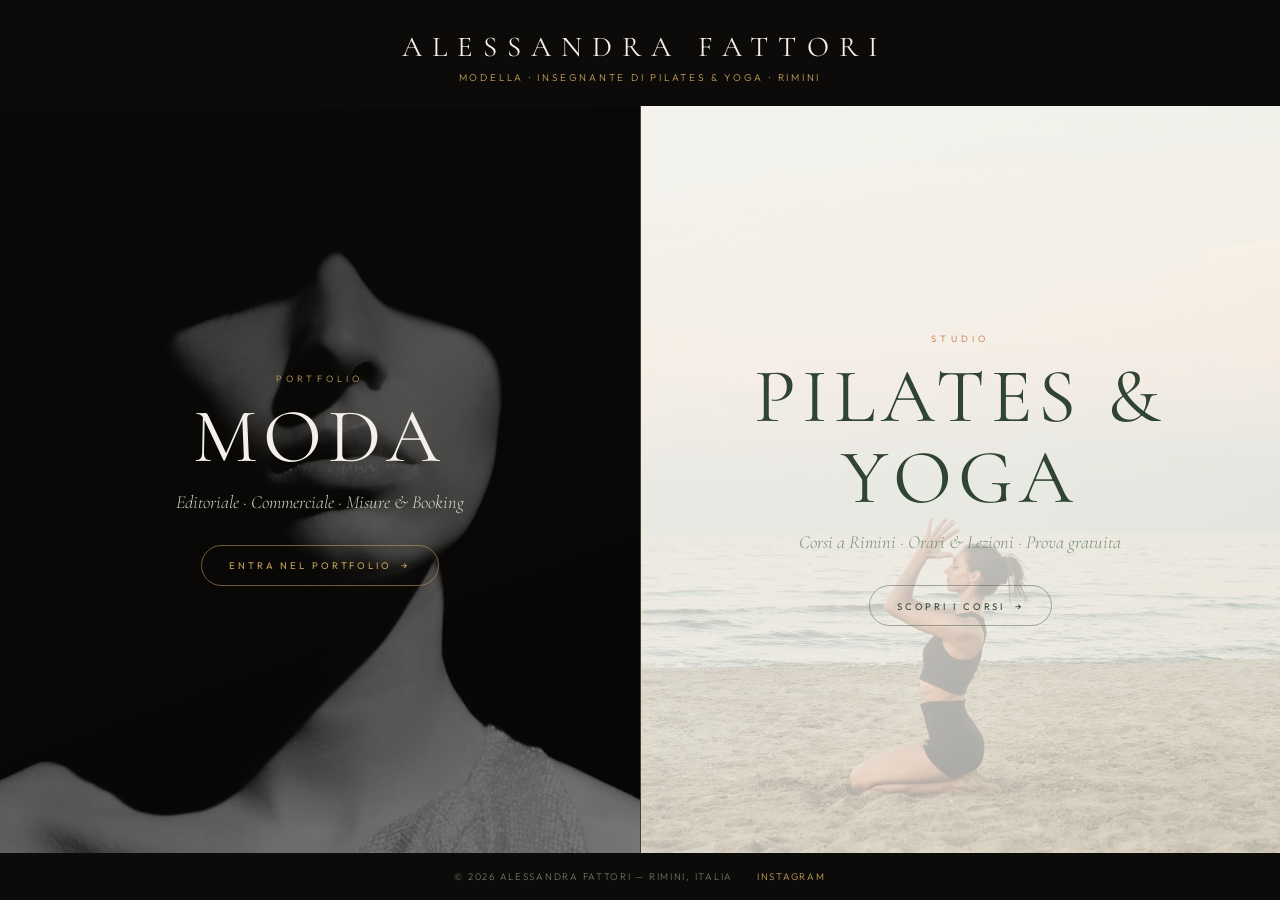
<file: index.html>
<!DOCTYPE html>
<html lang="it">

<head>
  <meta charset="UTF-8">
  <meta name="viewport" content="width=device-width, initial-scale=1.0">
  <title>Alessandra Fattori | Modella & Lezioni di Pilates e Yoga a Rimini</title>
  <meta name="description"
    content="Alessandra Fattori: modella professionista e insegnante di Pilates e Yoga a Rimini. Sfoglia il portfolio moda o scopri corsi, orari e prenotazioni delle lezioni.">
  <link rel="canonical" href="https://alessandrafattori.it/">
  <meta name="theme-color" content="#0c0b09">

  <!-- Open Graph / Social -->
  <meta property="og:type" content="website">
  <meta property="og:locale" content="it_IT">
  <meta property="og:url" content="https://alessandrafattori.it/">
  <meta property="og:title" content="Alessandra Fattori | Modella & Pilates e Yoga a Rimini">
  <meta property="og:description"
    content="Un profilo, due anime: portfolio moda e lezioni di Pilates e Yoga a Rimini. Scegli il tuo percorso.">
  <meta property="og:image" content="https://alessandrafattori.it/assets/fashion/hero/7.webp">
  <meta name="twitter:card" content="summary_large_image">

  <link rel="icon"
    href="data:image/svg+xml,%3Csvg xmlns='http://www.w3.org/2000/svg' viewBox='0 0 64 64'%3E%3Crect width='64' height='64' rx='14' fill='%230c0b09'/%3E%3Ctext x='32' y='42' font-family='Georgia,serif' font-size='30' fill='%23c6a15b' text-anchor='middle'%3EAF%3C/text%3E%3C/svg%3E">

  <link rel="preconnect" href="https://fonts.googleapis.com">
  <link rel="preconnect" href="https://fonts.gstatic.com" crossorigin>
  <link
    href="https://fonts.googleapis.com/css2?family=Cormorant+Garamond:ital,wght@0,300;0,400;0,500;1,300;1,400&family=Outfit:wght@200;300;400;500&display=swap"
    rel="stylesheet">
  <link rel="stylesheet" href="style.css">

  <script type="application/ld+json">
  {
    "@context": "https://schema.org",
    "@graph": [
      {
        "@type": "WebSite",
        "@id": "https://alessandrafattori.it/#website",
        "url": "https://alessandrafattori.it/",
        "name": "Alessandra Fattori",
        "inLanguage": "it-IT"
      },
      {
        "@type": "Person",
        "@id": "https://alessandrafattori.it/#person",
        "name": "Alessandra Fattori",
        "url": "https://alessandrafattori.it/",
        "jobTitle": ["Modella", "Insegnante di Pilates e Yoga"],
        "knowsLanguage": ["it", "en"],
        "homeLocation": {
          "@type": "Place",
          "address": {
            "@type": "PostalAddress",
            "addressLocality": "Rimini",
            "addressRegion": "Emilia-Romagna",
            "addressCountry": "IT"
          }
        },
        "sameAs": ["https://www.instagram.com/alessandrafattori_/"]
      }
    ]
  }
  </script>
</head>

<body>

  <header class="brand">
    <h1 class="brand-name">Alessandra Fattori</h1>
    <p class="brand-tagline">Modella &middot; Insegnante di Pilates &amp; Yoga &middot; Rimini</p>
  </header>

  <main class="split" aria-label="Scegli la sezione">

    <!-- Moda -->
    <a href="fashion/index.html" class="panel panel--fashion">
      <span class="panel-bg" role="presentation"></span>
      <span class="panel-veil" role="presentation"></span>
      <span class="panel-content">
        <span class="panel-kicker">Portfolio</span>
        <span class="panel-title">Moda</span>
        <span class="panel-sub">Editoriale &middot; Commerciale &middot; Misure &amp; Booking</span>
        <span class="panel-cta">Entra nel portfolio<span class="panel-cta-arrow" aria-hidden="true">&rarr;</span></span>
      </span>
    </a>

    <!-- Pilates & Yoga -->
    <a href="wellness/index.html" class="panel panel--wellness">
      <span class="panel-bg" role="presentation"></span>
      <span class="panel-veil" role="presentation"></span>
      <span class="panel-content">
        <span class="panel-kicker">Studio</span>
        <span class="panel-title">Pilates &amp; Yoga</span>
        <span class="panel-sub">Corsi a Rimini &middot; Orari &amp; Lezioni &middot; Prova gratuita</span>
        <span class="panel-cta">Scopri i corsi<span class="panel-cta-arrow" aria-hidden="true">&rarr;</span></span>
      </span>
    </a>

  </main>

  <footer class="home-footer">
    <span>&copy; <span id="year">2026</span> Alessandra Fattori &mdash; Rimini, Italia</span>
    <a href="https://www.instagram.com/alessandrafattori_/" rel="noopener" target="_blank">Instagram</a>
  </footer>

  <script>
    document.getElementById('year').textContent = new Date().getFullYear();
  </script>
</body>

</html>
</file>
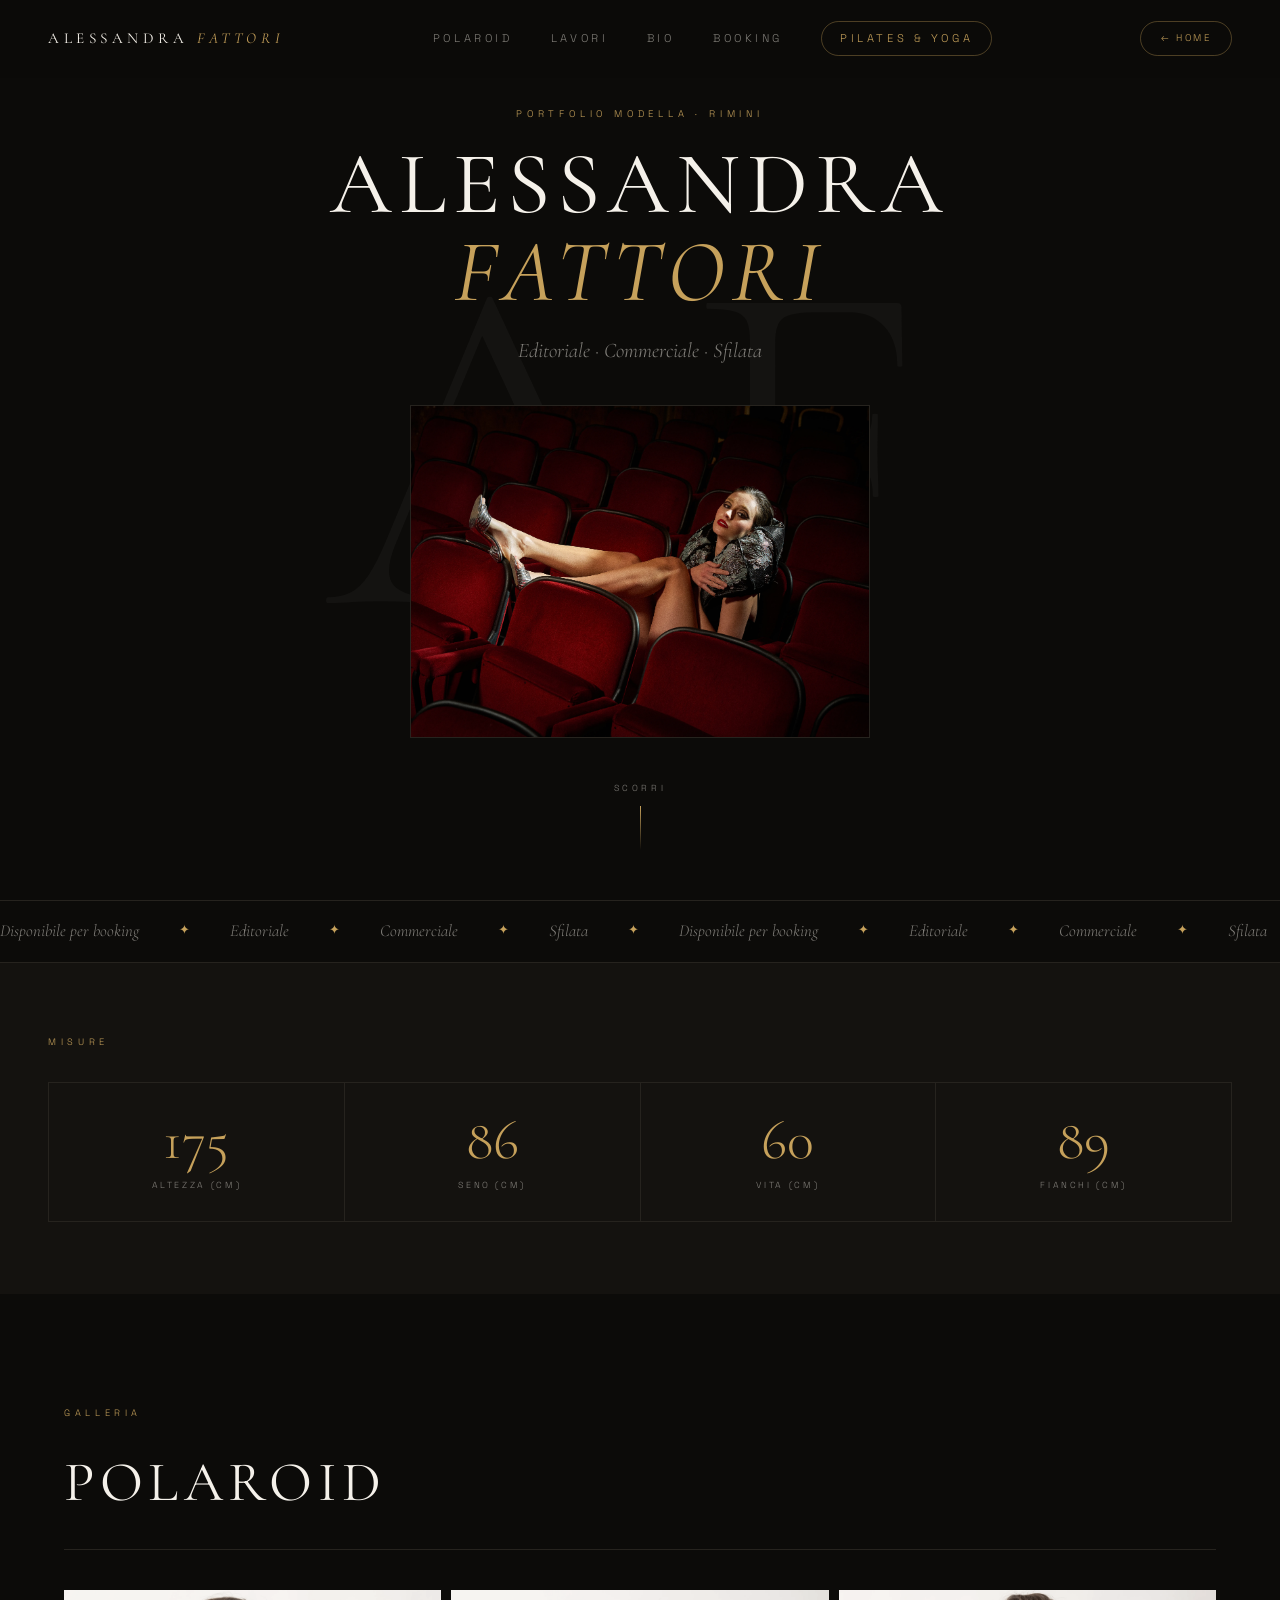
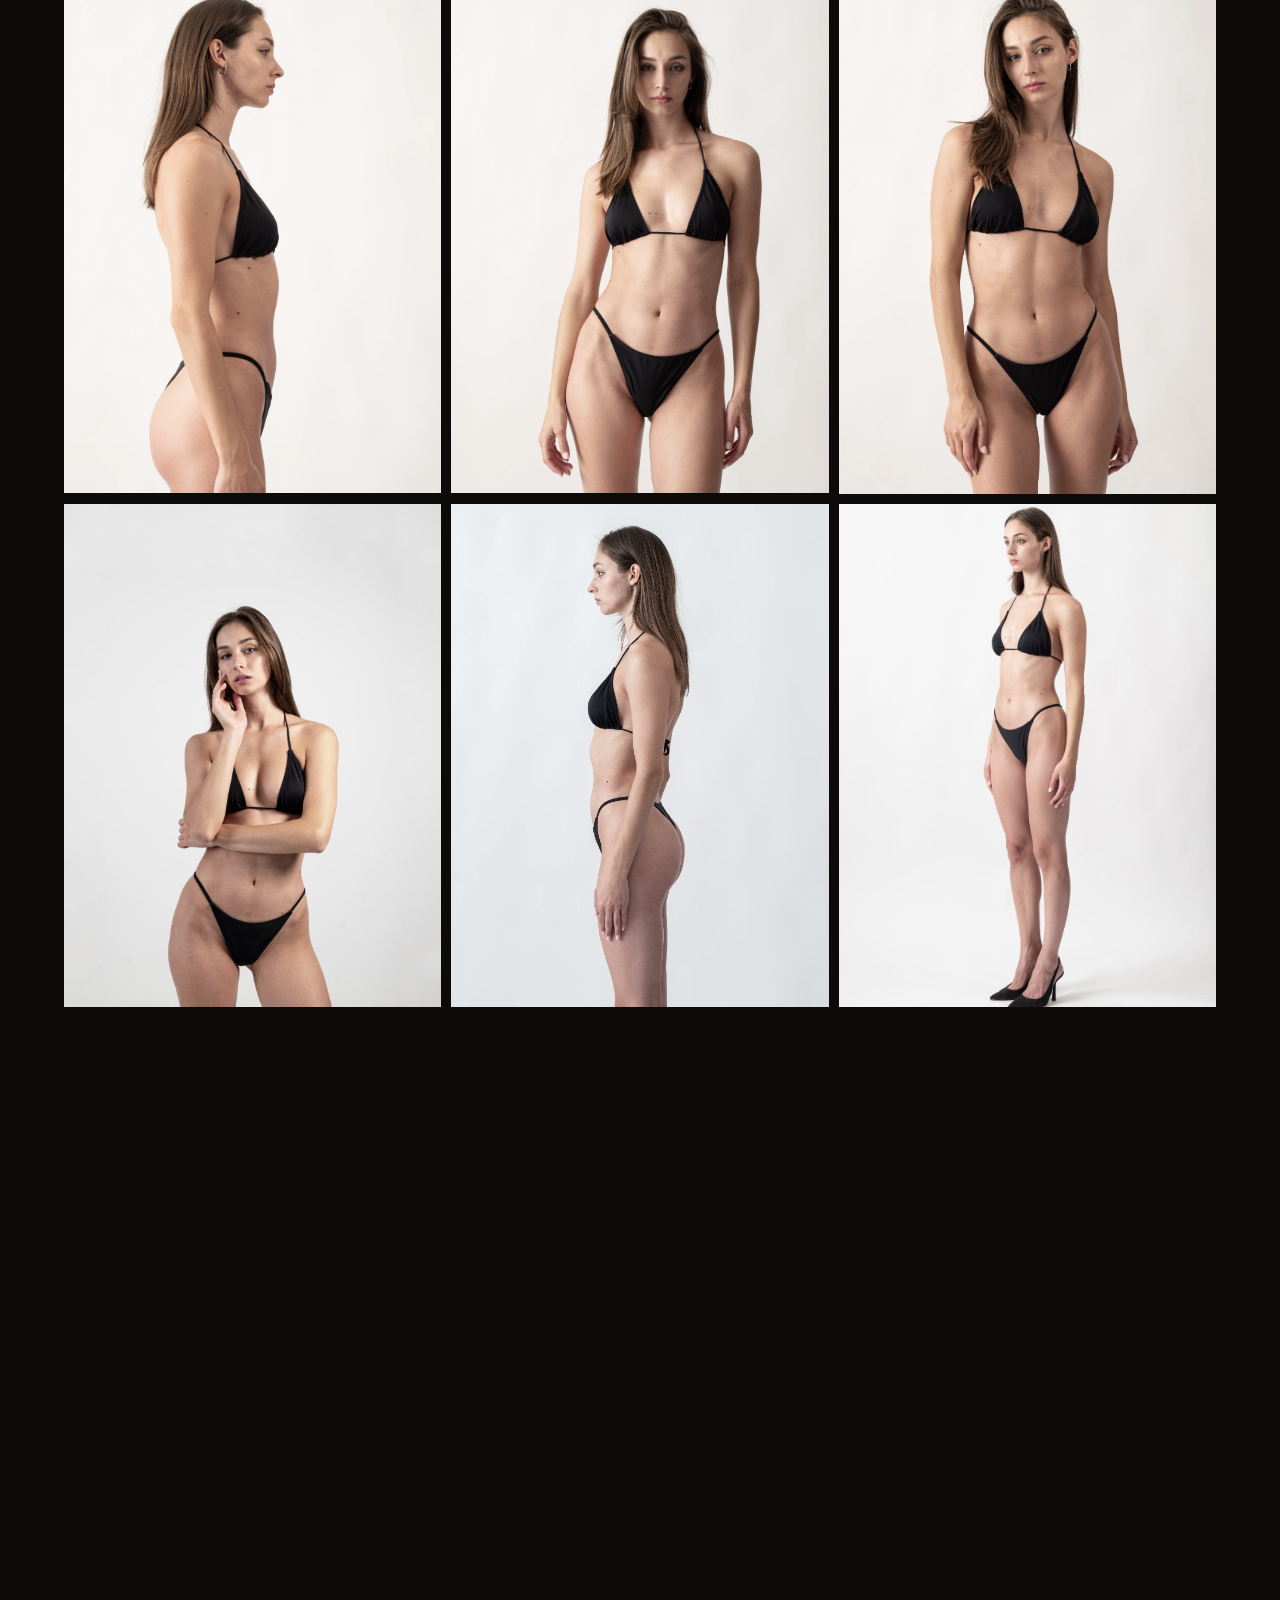
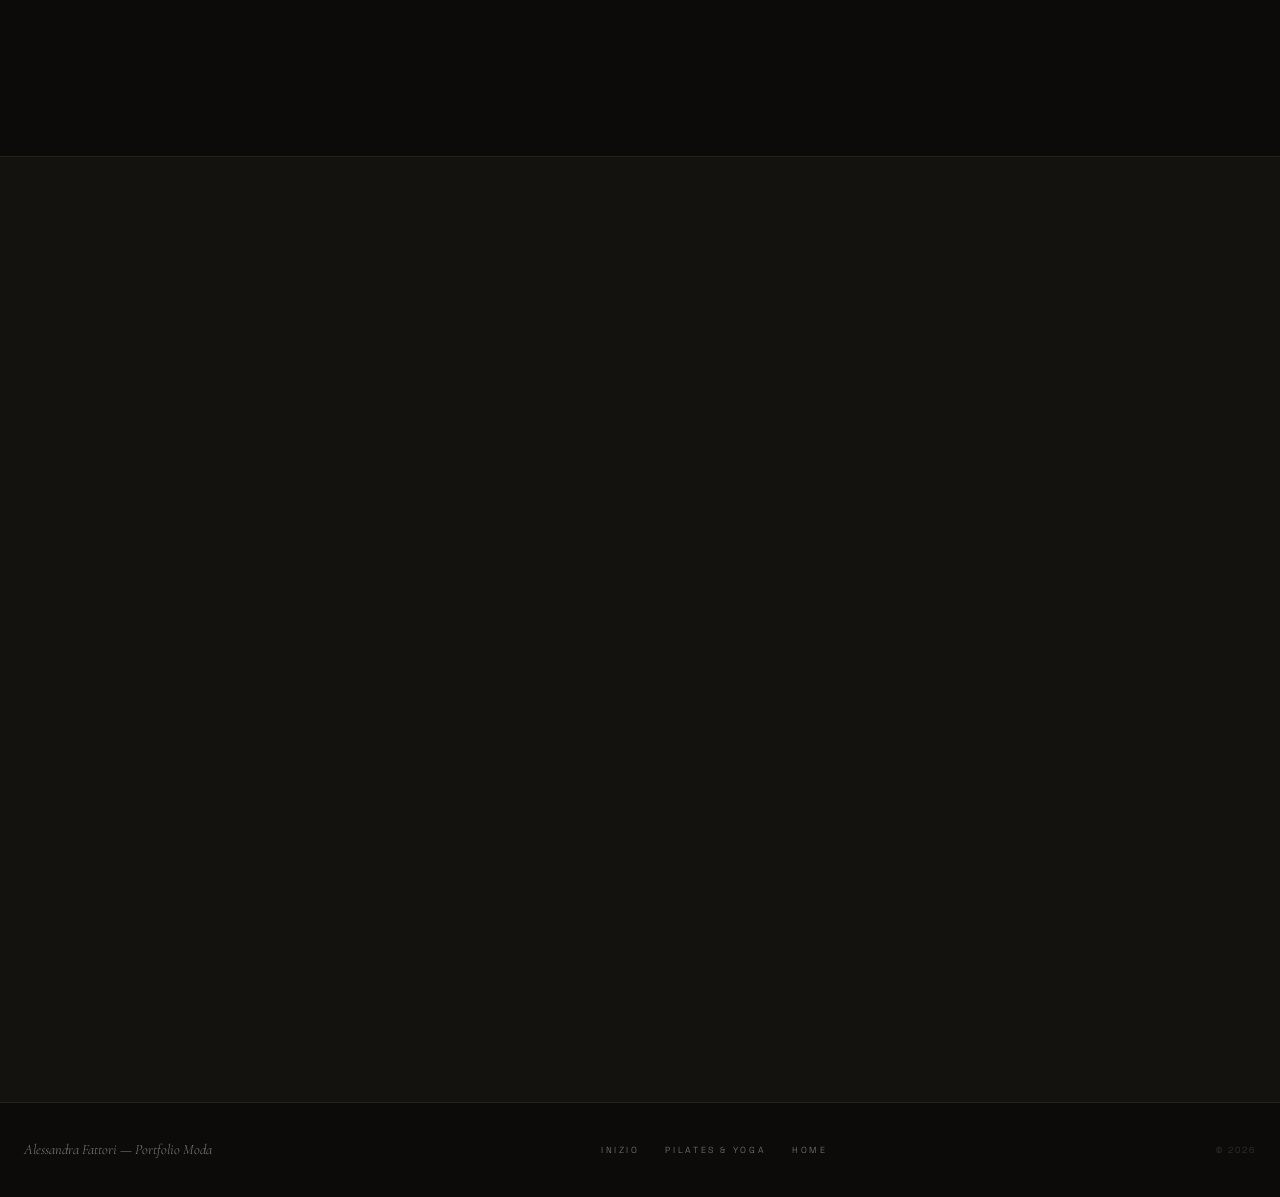
<file: fashion/index.html>
<!DOCTYPE html>
<html lang="it">

<head>
  <meta charset="UTF-8">
  <meta name="viewport" content="width=device-width, initial-scale=1.0">
  <title>Alessandra Fattori | Modella Professionista &mdash; Portfolio, Misure &amp; Booking</title>
  <meta name="description"
    content="Portfolio di Alessandra Fattori, modella professionista con base a Rimini: editoriale, commerciale e sfilata. Polaroid, misure, lavori precedenti e contatti per booking.">
  <link rel="canonical" href="https://alessandrafattori.it/fashion/">
  <meta name="theme-color" content="#0c0b09">

  <!-- Open Graph / Social -->
  <meta property="og:type" content="profile">
  <meta property="og:locale" content="it_IT">
  <meta property="og:url" content="https://alessandrafattori.it/fashion/">
  <meta property="og:title" content="Alessandra Fattori | Modella Professionista &mdash; Portfolio &amp; Booking">
  <meta property="og:description"
    content="Editoriale · Commerciale · Sfilata. Polaroid, misure e contatti per booking. Base a Rimini, disponibile in tutta Italia.">
  <meta property="og:image" content="https://alessandrafattori.it/assets/fashion/hero/7.webp">
  <meta name="twitter:card" content="summary_large_image">

  <link rel="icon"
    href="data:image/svg+xml,%3Csvg xmlns='http://www.w3.org/2000/svg' viewBox='0 0 64 64'%3E%3Crect width='64' height='64' rx='14' fill='%230c0b09'/%3E%3Ctext x='32' y='42' font-family='Georgia,serif' font-size='30' fill='%23c6a15b' text-anchor='middle'%3EAF%3C/text%3E%3C/svg%3E">

  <link rel="preconnect" href="https://fonts.googleapis.com">
  <link rel="preconnect" href="https://fonts.gstatic.com" crossorigin>
  <link
    href="https://fonts.googleapis.com/css2?family=Cormorant+Garamond:ital,wght@0,300;0,400;0,500;1,300;1,400&family=Space+Grotesk:wght@300;400;500&display=swap"
    rel="stylesheet">
  <link rel="stylesheet" href="style.css">

  <script type="application/ld+json">
  {
    "@context": "https://schema.org",
    "@type": "Person",
    "@id": "https://alessandrafattori.it/#person",
    "name": "Alessandra Fattori",
    "url": "https://alessandrafattori.it/fashion/",
    "jobTitle": "Modella",
    "description": "Modella professionista: editoriale, commerciale e sfilata. Base a Rimini, disponibile per booking in tutta Italia.",
    "image": "https://alessandrafattori.it/assets/fashion/hero/7.webp",
    "height": "175 cm",
    "knowsLanguage": ["it", "en"],
    "homeLocation": {
      "@type": "Place",
      "address": {
        "@type": "PostalAddress",
        "addressLocality": "Rimini",
        "addressRegion": "Emilia-Romagna",
        "addressCountry": "IT"
      }
    },
    "sameAs": ["https://www.instagram.com/alessandrafattori_/"]
  }
  </script>
</head>

<body>

  <nav id="nav" aria-label="Navigazione principale">
    <a href="../index.html" class="nav-logo">Alessandra <em>Fattori</em></a>

    <button class="nav-toggle" id="nav-toggle" aria-label="Apri menu" aria-expanded="false">
      <span></span>
      <span></span>
      <span></span>
    </button>

    <div class="nav-links" id="nav-links">
      <a href="#polaroids">Polaroid</a>
      <a href="#work">Lavori</a>
      <a href="#about">Bio</a>
      <a href="#contact">Booking</a>
      <a href="../wellness/index.html" class="nav-cross">Pilates &amp; Yoga</a>
    </div>

    <a href="../index.html" class="nav-back">&larr; Home</a>
  </nav>

  <main>

    <!-- HERO -->
    <header class="hero" id="hero">
      <span class="hero-bg-text" aria-hidden="true">AF</span>
      <div class="hero-content">
        <span class="hero-eyebrow">Portfolio Modella &middot; Rimini</span>
        <h1>Alessandra<br><em>Fattori</em></h1>
        <p class="hero-tagline">Editoriale &middot; Commerciale &middot; Sfilata</p>
        <div class="hero-photo">
          <img src="../assets/fashion/hero/7.webp"
            alt="Alessandra Fattori, modella professionista — scatto editoriale" fetchpriority="high">
        </div>
        <div class="hero-scroll" aria-hidden="true">
          <span>Scorri</span>
          <span class="scroll-line"></span>
        </div>
      </div>
    </header>

    <!-- BOOKING MARQUEE BAR -->
    <div class="agency-bar reveal" aria-hidden="true">
      <div class="agency-track">
        <span>Disponibile per booking</span><span>&#10022;</span>
        <span>Editoriale</span><span>&#10022;</span>
        <span>Commerciale</span><span>&#10022;</span>
        <span>Sfilata</span><span>&#10022;</span>
        <span>Disponibile per booking</span><span>&#10022;</span>
        <span>Editoriale</span><span>&#10022;</span>
        <span>Commerciale</span><span>&#10022;</span>
        <span>Sfilata</span><span>&#10022;</span>
      </div>
    </div>

    <!-- MISURE -->
    <section class="stats-section" aria-label="Misure">
      <div class="stats-inner reveal">
        <span class="section-label">Misure</span>
        <div class="stats-grid">
          <div class="stat-item">
            <span class="stat-value" id="val-height"></span>
            <span class="stat-label">Altezza (cm)</span>
          </div>
          <div class="stat-item">
            <span class="stat-value" id="val-bust"></span>
            <span class="stat-label">Seno (cm)</span>
          </div>
          <div class="stat-item">
            <span class="stat-value" id="val-waist"></span>
            <span class="stat-label">Vita (cm)</span>
          </div>
          <div class="stat-item">
            <span class="stat-value" id="val-hips"></span>
            <span class="stat-label">Fianchi (cm)</span>
          </div>
        </div>
      </div>
    </section>

    <!-- POLAROID -->
    <section id="polaroids">
      <span class="section-label reveal">Galleria</span>
      <h2 class="section-title reveal">Polaroid</h2>
      <div class="gallery reveal">
        <figure class="gallery-item"><img src="../assets/fashion/polaroids/1.webp" loading="lazy"
            alt="Polaroid di Alessandra Fattori — figura intera"></figure>
        <figure class="gallery-item"><img src="../assets/fashion/polaroids/2.webp" loading="lazy"
            alt="Polaroid di Alessandra Fattori — primo piano"></figure>
        <figure class="gallery-item"><img src="../assets/fashion/polaroids/3.webp" loading="lazy"
            alt="Polaroid di Alessandra Fattori — profilo"></figure>
        <figure class="gallery-item"><img src="../assets/fashion/polaroids/4.webp" loading="lazy"
            alt="Polaroid di Alessandra Fattori — tre quarti"></figure>
        <figure class="gallery-item"><img src="../assets/fashion/polaroids/5.webp" loading="lazy"
            alt="Polaroid di Alessandra Fattori — ritratto"></figure>
        <figure class="gallery-item"><img src="../assets/fashion/polaroids/6.webp" loading="lazy"
            alt="Polaroid di Alessandra Fattori — figura"></figure>
      </div>
    </section>

    <!-- LAVORI -->
    <section id="work">
      <span class="section-label reveal">Esperienza</span>
      <h2 class="section-title reveal">Lavori Precedenti</h2>
      <div class="clients-grid reveal">
        <figure class="client-item"><img src="../assets/fashion/work/1.webp" loading="lazy"
            alt="Lavoro fotografico — Alessandra Fattori"></figure>
        <figure class="client-item"><img src="../assets/fashion/work/2.webp" loading="lazy"
            alt="Lavoro fotografico — Alessandra Fattori"></figure>
        <figure class="client-item"><img src="../assets/fashion/work/3.webp" loading="lazy"
            alt="Lavoro fotografico — Alessandra Fattori"></figure>
        <figure class="client-item"><img src="../assets/fashion/work/4.webp" loading="lazy"
            alt="Lavoro fotografico — Alessandra Fattori"></figure>
        <figure class="client-item"><img src="../assets/fashion/work/5.webp" loading="lazy"
            alt="Lavoro fotografico — Alessandra Fattori"></figure>
        <figure class="client-item"><img src="../assets/fashion/work/6.webp" loading="lazy"
            alt="Lavoro fotografico — Alessandra Fattori"></figure>
        <figure class="client-item"><img src="../assets/fashion/work/7.webp" loading="lazy"
            alt="Lavoro fotografico — Alessandra Fattori"></figure>
        <figure class="client-item"><img src="../assets/fashion/work/8.webp" loading="lazy"
            alt="Lavoro fotografico — Alessandra Fattori"></figure>
        <figure class="client-item"><img src="../assets/fashion/work/9.webp" loading="lazy"
            alt="Lavoro fotografico — Alessandra Fattori"></figure>
        <figure class="client-item"><img src="../assets/fashion/work/10.webp" loading="lazy"
            alt="Lavoro fotografico — Alessandra Fattori"></figure>
        <figure class="client-item"><img src="../assets/fashion/work/11.webp" loading="lazy"
            alt="Lavoro fotografico — Alessandra Fattori"></figure>
        <figure class="client-item"><img src="../assets/fashion/work/12.webp" loading="lazy"
            alt="Lavoro fotografico — Alessandra Fattori"></figure>
      </div>
    </section>

    <!-- BIO -->
    <section id="about">
      <span class="section-label reveal">Profilo</span>
      <h2 class="section-title reveal">Chi Sono</h2>
      <div class="about-section reveal">
        <div class="about-photo">
          <img src="../assets/fashion/work/1.webp" loading="lazy" alt="Ritratto di Alessandra Fattori">
        </div>
        <div class="about-text">
          <h3>Alessandra<br>Fattori</h3>
          <p id="bio-text"></p>
          <p>Base a <span id="loc-text"></span>. Rappresentata da <span id="agency-text"></span>.<br>Disponibile per
            booking internazionali.</p>
          <p>Lingue: <span id="lang-text"></span></p>
          <div class="about-specs">
            <div class="spec-row"><span class="spec-key">Altezza</span><span class="spec-val" id="spec-height"></span></div>
            <div class="spec-row"><span class="spec-key">Seno</span><span class="spec-val" id="spec-bust"></span></div>
            <div class="spec-row"><span class="spec-key">Vita</span><span class="spec-val" id="spec-waist"></span></div>
            <div class="spec-row"><span class="spec-key">Fianchi</span><span class="spec-val" id="spec-hips"></span></div>
            <div class="spec-row"><span class="spec-key">Scarpe</span><span class="spec-val" id="spec-shoes"></span></div>
            <div class="spec-row"><span class="spec-key">Occhi</span><span class="spec-val" id="spec-eyes"></span></div>
            <div class="spec-row"><span class="spec-key">Capelli</span><span class="spec-val" id="spec-hair"></span></div>
            <div class="spec-row"><span class="spec-key">Incarnato</span><span class="spec-val" id="spec-skin"></span></div>
          </div>
        </div>
      </div>
    </section>

    <!-- CONTATTI -->
    <section class="contact-section" id="contact">
      <div class="contact-inner">
        <span class="section-label reveal">Contatti</span>
        <h2 class="section-title reveal">Booking &amp; Info</h2>
        <p class="contact-lede reveal">Per booking, collaborazioni e richieste stampa &mdash; scrivimi qui sotto o
          contattami sui social.</p>
        <div class="contact-grid">
          <div class="contact-info reveal">
            <h3>Contatto Diretto</h3>
            <div class="social-links">
              <a href="https://www.instagram.com/alessandrafattori_/" class="social-link" rel="noopener"
                target="_blank" aria-label="Instagram di Alessandra Fattori">
                <svg viewBox="0 0 24 24" fill="none" stroke="currentColor" stroke-width="1.5" width="22" height="22"
                  aria-hidden="true">
                  <rect x="2.5" y="2.5" width="19" height="19" rx="5.5" />
                  <circle cx="12" cy="12" r="4.5" />
                  <circle cx="17.5" cy="6.5" r="1" fill="currentColor" stroke="none" />
                </svg>
                <span>Instagram</span>
              </a>
              <a href="https://wa.me/+393451276392" class="social-link" rel="noopener" target="_blank"
                aria-label="WhatsApp di Alessandra Fattori">
                <svg viewBox="0 0 24 24" fill="none" stroke="currentColor" stroke-width="1.5" width="22" height="22"
                  aria-hidden="true">
                  <path d="M12 2.7a9.3 9.3 0 0 0-8 14l-1.2 4.5 4.6-1.2A9.3 9.3 0 1 0 12 2.7Z" />
                  <path
                    d="M9 8.5c-.3 0-.8.3-.8 1.2 0 2.2 3 5 5.6 5.6.9.2 1.2-.4 1.2-.8 0-.5-.6-.8-1.1-1-.5-.3-.9-.4-1.2 0-.2.3-.5.4-.9.2a5.6 5.6 0 0 1-2-2c-.2-.4 0-.7.2-.9.4-.4.3-.7 0-1.2-.2-.5-.6-1.1-1-1.1Z" />
                </svg>
                <span>WhatsApp</span>
              </a>
            </div>

            <div class="contact-line">
              <span class="contact-line-label">Base</span>
              <span class="contact-line-val">Rimini, Italia</span>
            </div>
            <div class="contact-line">
              <span class="contact-line-label">Email</span>
              <span class="contact-line-val"><a
                  href="mailto:alessandrafattori02@gmail.com">alessandrafattori02@gmail.com</a></span>
            </div>
          </div>

          <form class="form reveal" id="contactForm">
            <div class="form-row">
              <div class="form-group">
                <label for="f-first">Nome</label>
                <input type="text" id="f-first" name="first_name" placeholder="Il tuo nome" autocomplete="given-name"
                  required>
              </div>
              <div class="form-group">
                <label for="f-last">Cognome</label>
                <input type="text" id="f-last" name="last_name" placeholder="Il tuo cognome"
                  autocomplete="family-name">
              </div>
              <div class="form-group">
                <label for="f-phone">Telefono</label>
                <input type="tel" id="f-phone" name="phone" placeholder="Il tuo numero" autocomplete="tel">
              </div>
            </div>
            <div class="form-group">
              <label for="f-email">Email</label>
              <input type="email" id="f-email" name="email" placeholder="tua@email.com" autocomplete="email" required>
            </div>
            <div class="form-group">
              <label for="f-msg">Messaggio</label>
              <textarea id="f-msg" name="message" placeholder="Dettagli del progetto, date, obiettivi..."></textarea>
            </div>
            <button type="submit" class="btn-submit">Invia Richiesta</button>
            <div id="form-result" role="status" aria-live="polite"></div>
          </form>
        </div>
      </div>
    </section>

  </main>

  <footer>
    <span class="footer-name">Alessandra Fattori &mdash; Portfolio Moda</span>
    <div class="footer-links">
      <a href="#hero">Inizio</a>
      <a href="../wellness/index.html">Pilates &amp; Yoga</a>
      <a href="../index.html">Home</a>
    </div>
    <span class="footer-copy">&copy; <span id="year">2026</span></span>
  </footer>

  <script src="data.js"></script>

  <script>
    // Popola i dati dal file data.js
    function loadModelData() {
      // Stats in alto
      document.getElementById('val-height').textContent = modelData.measurements.height;
      document.getElementById('val-bust').textContent = modelData.measurements.bust;
      document.getElementById('val-waist').textContent = modelData.measurements.waist;
      document.getElementById('val-hips').textContent = modelData.measurements.hips;

      // Sezione About - Testi
      document.getElementById('bio-text').textContent = modelData.personal.bio;
      document.getElementById('loc-text').textContent = modelData.personal.location;
      document.getElementById('agency-text').textContent = modelData.personal.agency;
      document.getElementById('lang-text').textContent = modelData.personal.languages;

      // Tabella specifiche
      document.getElementById('spec-height').textContent = modelData.measurements.height + " cm";
      document.getElementById('spec-bust').textContent = modelData.measurements.bust + " cm";
      document.getElementById('spec-waist').textContent = modelData.measurements.waist + " cm";
      document.getElementById('spec-hips').textContent = modelData.measurements.hips + " cm";
      document.getElementById('spec-shoes').textContent = modelData.measurements.shoes + " EU";
      document.getElementById('spec-eyes').textContent = modelData.measurements.eyes;
      document.getElementById('spec-hair').textContent = modelData.measurements.hair;
      document.getElementById('spec-skin').textContent = modelData.measurements.skin;
    }
    loadModelData();

    // Anno footer
    document.getElementById('year').textContent = new Date().getFullYear();

    // Nav su scroll
    const nav = document.getElementById('nav');
    window.addEventListener('scroll', () => nav.classList.toggle('scrolled', window.scrollY > 60));

    // Menu mobile
    const navToggle = document.getElementById('nav-toggle');
    const navLinks = document.getElementById('nav-links');

    navToggle.addEventListener('click', () => {
      const open = navToggle.classList.toggle('open');
      navLinks.classList.toggle('active');
      navToggle.setAttribute('aria-expanded', open);
    });

    document.querySelectorAll('.nav-links a').forEach(link => {
      link.addEventListener('click', () => {
        navToggle.classList.remove('open');
        navLinks.classList.remove('active');
        navToggle.setAttribute('aria-expanded', 'false');
      });
    });

    // Reveal on scroll
    const reveals = document.querySelectorAll('.reveal');
    const io = new IntersectionObserver(entries => {
      entries.forEach(e => { if (e.isIntersecting) { e.target.classList.add('visible'); io.unobserve(e.target); } });
    }, { threshold: 0.1, rootMargin: '0px 0px -50px 0px' });
    reveals.forEach(el => io.observe(el));

    // Invio form
    const form = document.getElementById('contactForm');
    const result = document.getElementById('form-result');

    form.addEventListener('submit', async function (e) {
      e.preventDefault();
      result.innerHTML = "Invio...";

      const formData = new FormData(form);
      formData.append('category', 'fashion');

      try {
        const response = await fetch('/api/send-mail.php', {
          method: 'POST',
          body: formData
        });
        const data = await response.json();

        result.innerHTML = data.message;
        result.style.color = data.color;

        if (data.success) {
          form.reset();
        }
      } catch (error) {
        result.innerHTML = "Errore di connessione";
      }
    });
  </script>
</body>

</html>
</file>
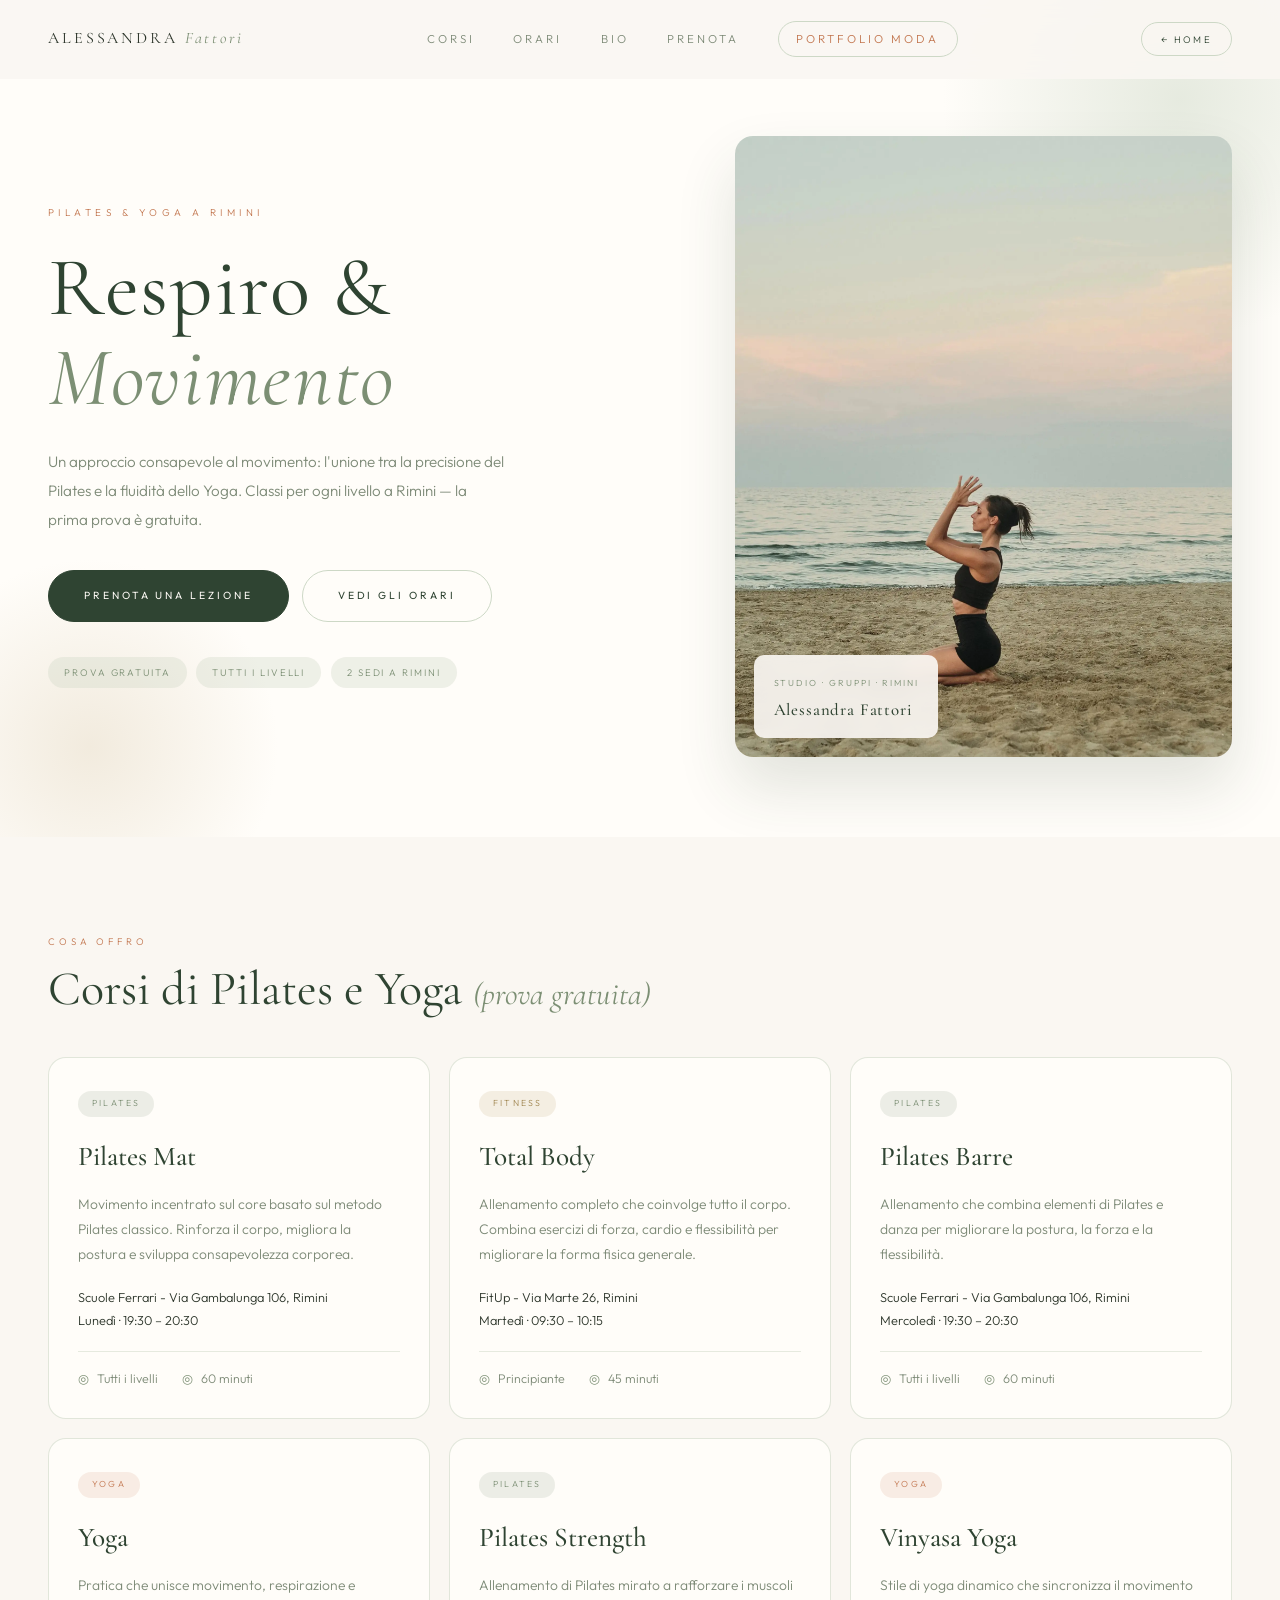
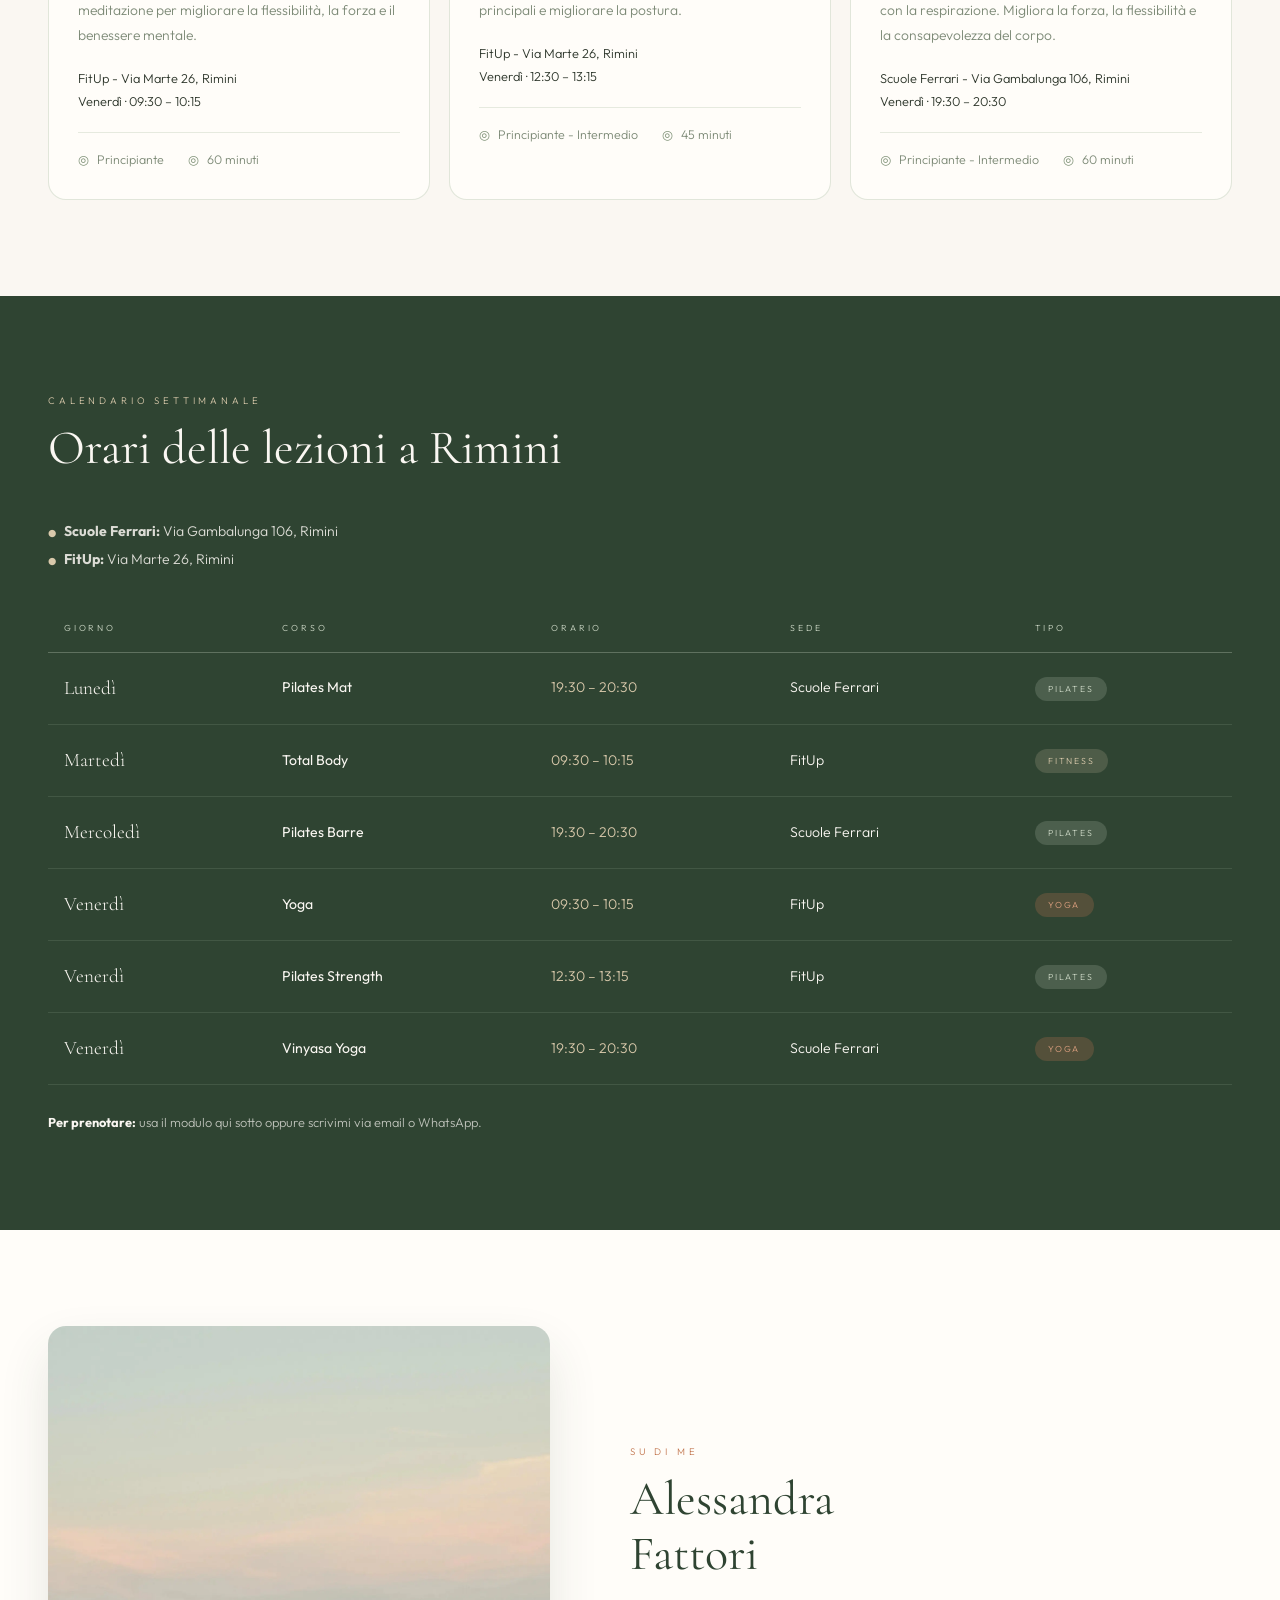
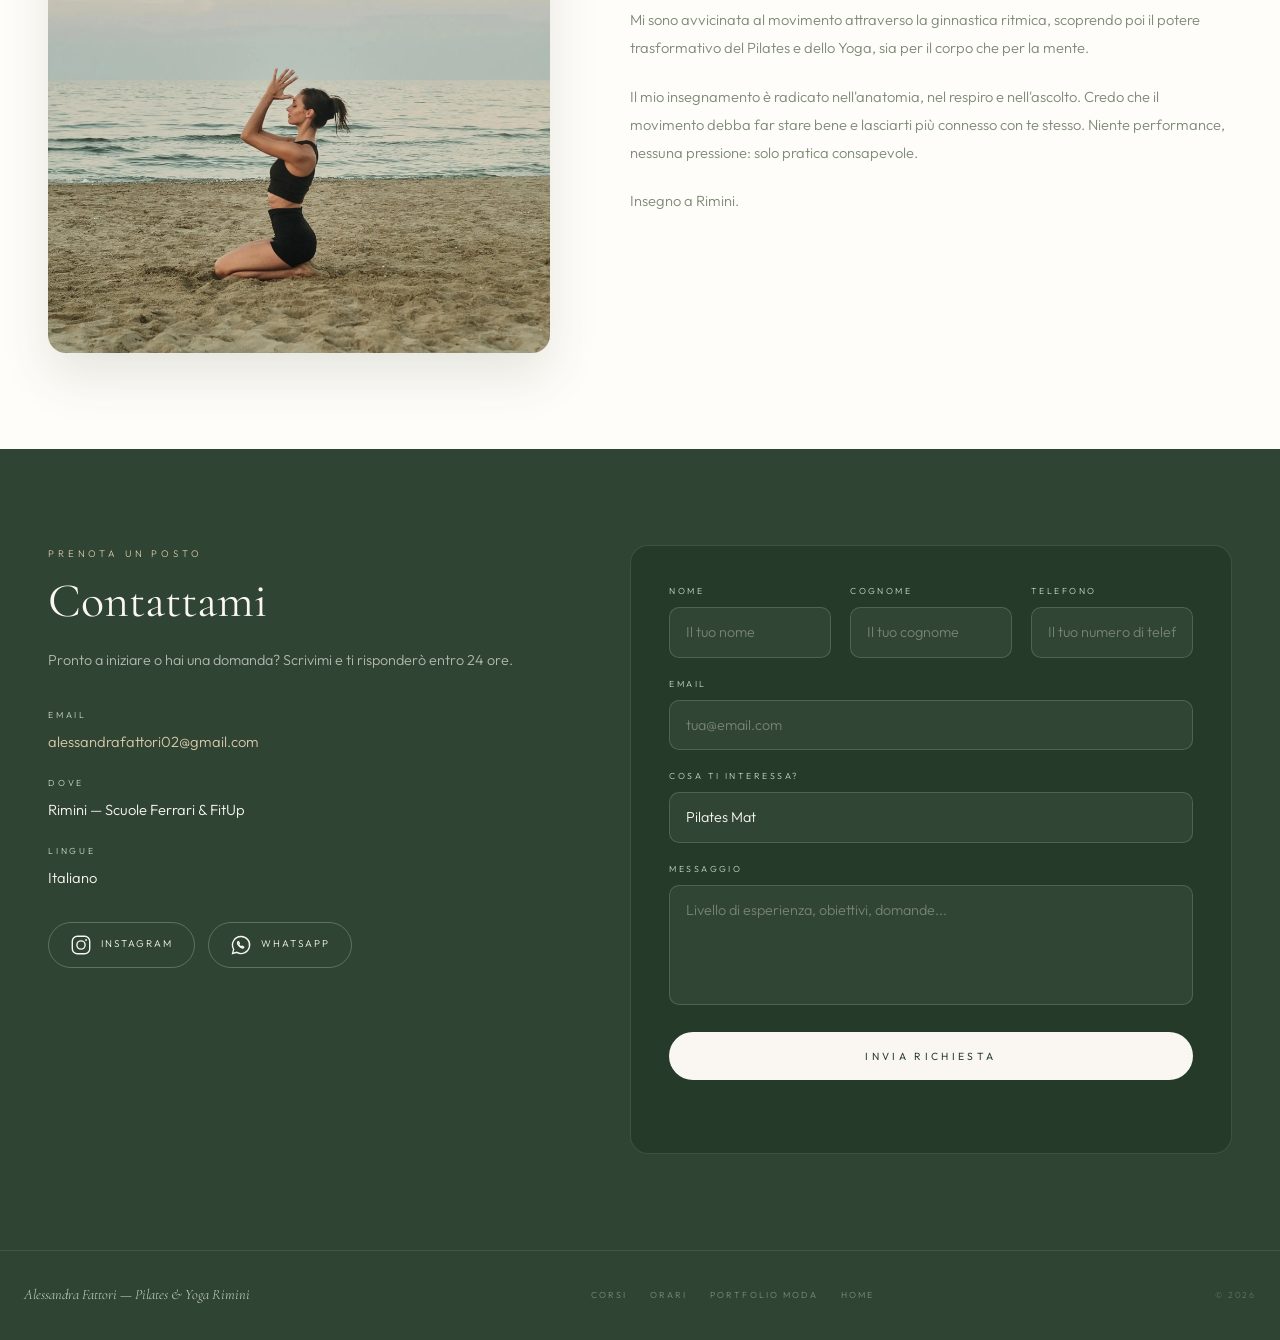
<file: wellness/index.html>
<!DOCTYPE html>
<html lang="it">

<head>
  <meta charset="UTF-8">
  <meta name="viewport" content="width=device-width, initial-scale=1.0">
  <title>Pilates &amp; Yoga a Rimini | Corsi, Orari e Prenotazioni &mdash; Alessandra Fattori</title>
  <meta name="description"
    content="Lezioni di Pilates Mat, Pilates Barre, Yoga e Total Body a Rimini con Alessandra Fattori. Orari settimanali, prima prova gratuita, corsi per tutti i livelli. Prenota ora.">
  <link rel="canonical" href="https://alessandrafattori.it/wellness/">
  <meta name="theme-color" content="#faf7f2">

  <!-- Open Graph / Social -->
  <meta property="og:type" content="website">
  <meta property="og:locale" content="it_IT">
  <meta property="og:url" content="https://alessandrafattori.it/wellness/">
  <meta property="og:title" content="Pilates &amp; Yoga a Rimini | Corsi e Orari &mdash; Alessandra Fattori">
  <meta property="og:description"
    content="Corsi di Pilates e Yoga a Rimini per tutti i livelli. Prova gratuita, orari settimanali e prenotazione online.">
  <meta property="og:image" content="https://alessandrafattori.it/assets/wellness/gallery/bg.webp">
  <meta name="twitter:card" content="summary_large_image">

  <link rel="icon"
    href="data:image/svg+xml,%3Csvg xmlns='http://www.w3.org/2000/svg' viewBox='0 0 64 64'%3E%3Crect width='64' height='64' rx='14' fill='%232f4432'/%3E%3Ctext x='32' y='42' font-family='Georgia,serif' font-size='30' fill='%23faf7f2' text-anchor='middle'%3EAF%3C/text%3E%3C/svg%3E">

  <link rel="preconnect" href="https://fonts.googleapis.com">
  <link rel="preconnect" href="https://fonts.gstatic.com" crossorigin>
  <link
    href="https://fonts.googleapis.com/css2?family=Cormorant+Garamond:ital,wght@0,300;0,400;0,500;1,300;1,400&family=Outfit:wght@200;300;400;500&display=swap"
    rel="stylesheet">
  <link rel="stylesheet" href="style.css">

  <script type="application/ld+json">
  {
    "@context": "https://schema.org",
    "@type": "LocalBusiness",
    "@id": "https://alessandrafattori.it/wellness/#studio",
    "name": "Alessandra Fattori — Pilates & Yoga Rimini",
    "description": "Lezioni di Pilates Mat, Pilates Barre, Yoga, Vinyasa Yoga e Total Body a Rimini per tutti i livelli. Prima prova gratuita.",
    "url": "https://alessandrafattori.it/wellness/",
    "email": "alessandrafattori02@gmail.com",
    "telephone": "+393451276392",
    "image": "https://alessandrafattori.it/assets/wellness/gallery/bg.webp",
    "priceRange": "€",
    "address": {
      "@type": "PostalAddress",
      "addressLocality": "Rimini",
      "addressRegion": "Emilia-Romagna",
      "addressCountry": "IT"
    },
    "areaServed": {
      "@type": "City",
      "name": "Rimini"
    },
    "founder": {
      "@type": "Person",
      "name": "Alessandra Fattori"
    },
    "sameAs": ["https://www.instagram.com/alessandrafattori_/"],
    "makesOffer": [
      { "@type": "Offer", "itemOffered": { "@type": "Service", "name": "Pilates Mat", "serviceType": "Lezione di Pilates" } },
      { "@type": "Offer", "itemOffered": { "@type": "Service", "name": "Pilates Barre", "serviceType": "Lezione di Pilates" } },
      { "@type": "Offer", "itemOffered": { "@type": "Service", "name": "Yoga e Vinyasa Yoga", "serviceType": "Lezione di Yoga" } },
      { "@type": "Offer", "itemOffered": { "@type": "Service", "name": "Total Body", "serviceType": "Allenamento funzionale" } }
    ]
  }
  </script>
</head>

<body>

  <nav id="nav" aria-label="Navigazione principale">
    <a href="../index.html" class="nav-logo">Alessandra <em>Fattori</em></a>

    <button class="nav-toggle" id="nav-toggle" aria-label="Apri menu" aria-expanded="false">
      <span></span>
      <span></span>
      <span></span>
    </button>

    <div class="nav-links" id="nav-links">
      <a href="#classes">Corsi</a>
      <a href="#schedule">Orari</a>
      <a href="#about">Bio</a>
      <a href="#contact">Prenota</a>
      <a href="../fashion/index.html" class="nav-cross">Portfolio Moda</a>
    </div>

    <a href="../index.html" class="nav-back">&larr; Home</a>
  </nav>

  <main>

    <!-- HERO -->
    <header class="hero">
      <div class="hero-blob hero-blob-1" aria-hidden="true"></div>
      <div class="hero-blob hero-blob-2" aria-hidden="true"></div>
      <div class="hero-inner">
        <div class="hero-text">
          <span class="hero-eyebrow">Pilates &amp; Yoga a Rimini</span>
          <h1>Respiro &amp;<br><em>Movimento</em></h1>
          <p class="hero-desc">Un approccio consapevole al movimento: l'unione tra la precisione del Pilates e la
            fluidit&agrave; dello Yoga. Classi per ogni livello a Rimini &mdash; la prima prova &egrave; gratuita.</p>
          <div class="hero-actions">
            <a href="#contact" class="btn-primary">Prenota una lezione</a>
            <a href="#schedule" class="btn-secondary">Vedi gli orari</a>
          </div>
          <ul class="hero-badges" aria-label="Punti chiave">
            <li>Prova gratuita</li>
            <li>Tutti i livelli</li>
            <li>2 sedi a Rimini</li>
          </ul>
        </div>
        <div class="hero-photo">
          <img src="../assets/wellness/gallery/bg.webp"
            alt="Pratica di Pilates e Yoga nello studio di Alessandra Fattori a Rimini" fetchpriority="high">
          <div class="hero-photo-badge">
            <span>Studio &middot; Gruppi &middot; Rimini</span>
            <strong>Alessandra Fattori</strong>
          </div>
        </div>
      </div>
    </header>

    <!-- CORSI -->
    <section class="section-wrap classes-bg" id="classes">
      <div class="section-inner">
        <span class="section-eyebrow reveal">Cosa offro</span>
        <h2 class="section-heading reveal">Corsi di Pilates e Yoga <em>(prova gratuita)</em></h2>
        <div class="classes-grid reveal">
          <!-- Card generate da schedule.js -->
        </div>
      </div>
    </section>

    <!-- ORARI -->
    <section class="schedule-section" id="schedule">
      <div class="schedule-inner">
        <span class="section-eyebrow reveal">Calendario settimanale</span>
        <h2 class="section-heading reveal">Orari delle lezioni a Rimini</h2>

        <div class="locations-info reveal">
          <p><span class="loc-pin" aria-hidden="true">&#9679;</span> <strong>Scuole Ferrari:</strong> Via Gambalunga
            106, Rimini</p>
          <p><span class="loc-pin" aria-hidden="true">&#9679;</span> <strong>FitUp:</strong> Via Marte 26, Rimini</p>
        </div>

        <div class="schedule-scroll reveal">
          <table class="schedule-table">
            <thead>
              <tr>
                <th scope="col">Giorno</th>
                <th scope="col">Corso</th>
                <th scope="col">Orario</th>
                <th scope="col">Sede</th>
                <th scope="col">Tipo</th>
              </tr>
            </thead>
            <tbody id="schedule-body">
            </tbody>
          </table>
        </div>

        <p class="schedule-note reveal">
          <strong>Per prenotare:</strong> usa il modulo qui sotto oppure scrivimi via email o WhatsApp.
        </p>
      </div>
    </section>

    <!-- BIO -->
    <section class="section-wrap about-section" id="about">
      <div class="about-inner">
        <div class="about-photo reveal">
          <img src="../assets/wellness/gallery/bg.webp" loading="lazy"
            alt="Alessandra Fattori, insegnante di Pilates e Yoga a Rimini">
        </div>
        <div class="about-text reveal">
          <span class="section-eyebrow">Su di me</span>
          <h2 class="section-heading">Alessandra<br>Fattori</h2>
          <p>Mi sono avvicinata al movimento attraverso la ginnastica ritmica, scoprendo poi il potere trasformativo
            del Pilates e dello Yoga, sia per il corpo che per la mente.</p>
          <p>Il mio insegnamento &egrave; radicato nell'anatomia, nel respiro e nell'ascolto. Credo che il movimento
            debba far stare bene e lasciarti pi&ugrave; connesso con te stesso. Niente performance, nessuna pressione:
            solo pratica consapevole.</p>
          <p>Insegno a Rimini.</p>
        </div>
      </div>
    </section>

    <!-- PRENOTA -->
    <section class="contact-section" id="contact">
      <div class="contact-inner">
        <div class="contact-left reveal">
          <span class="section-eyebrow">Prenota un posto</span>
          <h2 class="section-heading">Contattami</h2>
          <p>Pronto a iniziare o hai una domanda? Scrivimi e ti risponder&ograve; entro 24 ore.</p>

          <div class="contact-detail">
            <div class="contact-detail-label">Email</div>
            <div class="contact-detail-val">
              <a href="mailto:alessandrafattori02@gmail.com">alessandrafattori02@gmail.com</a>
            </div>
          </div>
          <div class="contact-detail">
            <div class="contact-detail-label">Dove</div>
            <div class="contact-detail-val">Rimini &mdash; Scuole Ferrari &amp; FitUp</div>
          </div>
          <div class="contact-detail">
            <div class="contact-detail-label">Lingue</div>
            <div class="contact-detail-val">Italiano</div>
          </div>

          <div class="social-links">
            <a href="https://www.instagram.com/alessandrafattori_/" class="social-link" rel="noopener" target="_blank"
              aria-label="Instagram di Alessandra Fattori">
              <svg viewBox="0 0 24 24" fill="none" stroke="currentColor" stroke-width="1.5" width="22" height="22"
                aria-hidden="true">
                <rect x="2.5" y="2.5" width="19" height="19" rx="5.5" />
                <circle cx="12" cy="12" r="4.5" />
                <circle cx="17.5" cy="6.5" r="1" fill="currentColor" stroke="none" />
              </svg>
              <span>Instagram</span>
            </a>
            <a href="https://wa.me/+393451276392" class="social-link" rel="noopener" target="_blank"
              aria-label="WhatsApp di Alessandra Fattori">
              <svg viewBox="0 0 24 24" fill="none" stroke="currentColor" stroke-width="1.5" width="22" height="22"
                aria-hidden="true">
                <path d="M12 2.7a9.3 9.3 0 0 0-8 14l-1.2 4.5 4.6-1.2A9.3 9.3 0 1 0 12 2.7Z" />
                <path
                  d="M9 8.5c-.3 0-.8.3-.8 1.2 0 2.2 3 5 5.6 5.6.9.2 1.2-.4 1.2-.8 0-.5-.6-.8-1.1-1-.5-.3-.9-.4-1.2 0-.2.3-.5.4-.9.2a5.6 5.6 0 0 1-2-2c-.2-.4 0-.7.2-.9.4-.4.3-.7 0-1.2-.2-.5-.6-1.1-1-1.1Z" />
              </svg>
              <span>WhatsApp</span>
            </a>
          </div>
        </div>

        <form class="wellness-form reveal" id="contactForm">
          <div class="form-row">
            <div class="form-group">
              <label for="w-first">Nome</label>
              <input type="text" id="w-first" name="first_name" placeholder="Il tuo nome" autocomplete="given-name"
                required>
            </div>
            <div class="form-group">
              <label for="w-last">Cognome</label>
              <input type="text" id="w-last" name="last_name" placeholder="Il tuo cognome" autocomplete="family-name">
            </div>
            <div class="form-group">
              <label for="w-phone">Telefono</label>
              <input type="tel" id="w-phone" name="phone" placeholder="Il tuo numero di telefono" autocomplete="tel">
            </div>
          </div>
          <div class="form-group">
            <label for="w-email">Email</label>
            <input type="email" id="w-email" name="email" placeholder="tua@email.com" autocomplete="email" required>
          </div>
          <div class="form-group">
            <label for="class_interest">Cosa ti interessa?</label>
            <select name="class_interest" id="class_interest">
            </select>
          </div>
          <div class="form-group">
            <label for="w-msg">Messaggio</label>
            <textarea id="w-msg" name="message"
              placeholder="Livello di esperienza, obiettivi, domande..."></textarea>
          </div>
          <button type="submit" class="btn-book">Invia Richiesta</button>
          <div id="form-result" role="status" aria-live="polite"></div>
        </form>
      </div>
    </section>

  </main>

  <footer>
    <div class="footer-inner">
      <span class="footer-name">Alessandra Fattori &mdash; Pilates &amp; Yoga Rimini</span>
      <div class="footer-links">
        <a href="#classes">Corsi</a>
        <a href="#schedule">Orari</a>
        <a href="../fashion/index.html">Portfolio Moda</a>
        <a href="../index.html">Home</a>
      </div>
      <span class="footer-copy">&copy; <span id="year">2026</span></span>
    </div>
  </footer>

  <script src="schedule.js"></script>

  <script>
    // Anno footer
    document.getElementById('year').textContent = new Date().getFullYear();

    // Nav su scroll
    const nav = document.getElementById('nav');
    window.addEventListener('scroll', () => nav.classList.toggle('scrolled', window.scrollY > 60));

    // Reveal on scroll
    const reveals = document.querySelectorAll('.reveal');
    const io = new IntersectionObserver(entries => {
      entries.forEach(e => { if (e.isIntersecting) { e.target.classList.add('visible'); io.unobserve(e.target); } });
    }, { threshold: 0.08 });
    reveals.forEach(el => io.observe(el));

    // Tabella orari da schedule.js
    const tableBody = document.getElementById('schedule-body');

    if (typeof scheduleData !== 'undefined') {
      tableBody.innerHTML = scheduleData.map(item => `
        <tr>
          <td data-label="Giorno"><span class="sched-day">${item.day}</span></td>
          <td data-label="Corso"><span class="sched-class">${item.class}</span></td>
          <td data-label="Orario" class="sched-time">${item.time}</td>
          <td data-label="Sede">${item.location}</td>
          <td data-label="Tipo"><span class="badge badge-${item.type.toLowerCase()}">${item.type}</span></td>
        </tr>
      `).join('');
    } else {
      console.error("Errore: scheduleData non trovato. Controlla schedule.js");
    }

    // Card dei corsi da schedule.js
    const classesGrid = document.querySelector('.classes-grid');

    if (typeof scheduleData !== 'undefined') {
      classesGrid.innerHTML = scheduleData.map(item => `
        <div class="class-card">
          <span class="class-tag class-tag-${item.type.toLowerCase()}">${item.type}</span>
          <h3 class="class-name">${item.class}</h3>
          <p class="class-desc">${item.desc}</p>
          <p class="class-meta">
            ${item.location_full}<br>
            ${item.day} &middot; ${item.time}
          </p>
          <div class="class-details">
            <div class="class-detail"><span class="class-detail-icon">&#9678;</span>${item.difficulty}</div>
            <div class="class-detail"><span class="class-detail-icon">&#9678;</span>${item.duration}</div>
          </div>
        </div>
      `).join('');
    } else {
      console.error("Errore: scheduleData non trovato. Controlla schedule.js");
    }

    // Menu mobile
    const navToggle = document.getElementById('nav-toggle');
    const navLinks = document.getElementById('nav-links');

    navToggle.addEventListener('click', () => {
      const open = navToggle.classList.toggle('open');
      navLinks.classList.toggle('active');
      navToggle.setAttribute('aria-expanded', open);
    });

    document.querySelectorAll('.nav-links a').forEach(link => {
      link.addEventListener('click', () => {
        navToggle.classList.remove('open');
        navLinks.classList.remove('active');
        navToggle.setAttribute('aria-expanded', 'false');
      });
    });

    // Select "Cosa ti interessa?" da schedule.js
    const classInterestSelect = document.getElementById('class_interest');
    if (typeof scheduleData !== 'undefined') {
      const uniqueClasses = [...new Set(scheduleData.map(item => item.class))];
      uniqueClasses.forEach(cls => {
        const option = document.createElement('option');
        option.value = cls;
        option.textContent = cls;
        classInterestSelect.appendChild(option);
      });
    } else {
      console.error("Errore: scheduleData non trovato. Controlla schedule.js");
    }

    // Invio form
    const form = document.getElementById('contactForm');
    const result = document.getElementById('form-result');

    form.addEventListener('submit', async function (e) {
      e.preventDefault();
      result.innerHTML = "Invio...";

      const formData = new FormData(form);
      formData.append('category', 'wellness');

      try {
        const response = await fetch('/api/send-mail.php', {
          method: 'POST',
          body: formData
        });
        const data = await response.json();

        result.innerHTML = data.message;
        result.style.color = data.color;

        if (data.success) {
          form.reset();
        }
      } catch (error) {
        result.innerHTML = "Errore di connessione";
      }
    });
  </script>
</body>

</html>
</file>
<file: style.css>
/* ============================================================
   Alessandra Fattori — Home (split landing)
   Mobile-first · two identities: Moda (dark/gold) & Wellness (cream/sage)
   ============================================================ */

*,
*::before,
*::after {
  box-sizing: border-box;
  margin: 0;
  padding: 0;
}

:root {
  /* Moda */
  --ink: #0c0b09;
  --ivory: #f5f1ea;
  --gold: #c6a15b;
  /* Wellness */
  --cream: #faf7f2;
  --forest: #2f4432;
  --sage: #7c8f74;
  --terracotta: #c2764f;

  --serif: 'Cormorant Garamond', Georgia, serif;
  --sans: 'Outfit', system-ui, sans-serif;
}

html {
  height: 100%;
}

body {
  min-height: 100svh;
  display: flex;
  flex-direction: column;
  font-family: var(--sans);
  background: var(--ink);
  color: var(--ivory);
  -webkit-font-smoothing: antialiased;
}

/* ---------- Brand header ---------- */
.brand {
  padding: 1.4rem 1.25rem 1.1rem;
  text-align: center;
  animation: fadeDown 0.9s ease both;
}

.brand-name {
  font-family: var(--serif);
  font-weight: 400;
  font-size: clamp(1.35rem, 4.5vw, 1.8rem);
  letter-spacing: 0.35em;
  text-transform: uppercase;
  color: var(--ivory);
  text-indent: 0.35em; /* compensa il letter-spacing per centrare */
}

.brand-tagline {
  margin-top: 0.45rem;
  font-size: 0.62rem;
  font-weight: 300;
  letter-spacing: 0.28em;
  text-transform: uppercase;
  color: var(--gold);
}

/* ---------- Split panels ---------- */
.split {
  flex: 1;
  display: flex;
  flex-direction: column;
}

.panel {
  position: relative;
  display: flex;
  align-items: center;
  justify-content: center;
  min-height: max(300px, 38svh);
  padding: 3rem 1.5rem;
  overflow: hidden;
  text-decoration: none;
  isolation: isolate;
  animation: panelIn 1s ease both;
}

.panel--wellness {
  animation-delay: 0.15s;
}

.panel-bg {
  position: absolute;
  inset: 0;
  z-index: -2;
  background-size: cover;
  background-position: center;
  transform: scale(1.03);
  transition: transform 1.2s cubic-bezier(0.22, 1, 0.36, 1);
}

.panel--fashion .panel-bg {
  background-image: url("assets/fashion/work/10.webp");
  background-position: center 25%;
}

.panel--wellness .panel-bg {
  background-image: url("assets/wellness/gallery/bg.webp");
}

.panel-veil {
  position: absolute;
  inset: 0;
  z-index: -1;
  transition: background 0.6s ease;
}

.panel--fashion .panel-veil {
  background: linear-gradient(160deg, rgba(12, 11, 9, 0.82) 0%, rgba(12, 11, 9, 0.55) 100%);
}

.panel--wellness .panel-veil {
  background: linear-gradient(160deg, rgba(250, 247, 242, 0.88) 0%, rgba(250, 247, 242, 0.62) 100%);
}

.panel-content {
  display: flex;
  flex-direction: column;
  align-items: center;
  gap: 0.8rem;
  text-align: center;
}

.panel-kicker {
  font-size: 0.58rem;
  font-weight: 300;
  letter-spacing: 0.45em;
  text-transform: uppercase;
}

.panel--fashion .panel-kicker {
  color: var(--gold);
}

.panel--wellness .panel-kicker {
  color: var(--terracotta);
}

.panel-title {
  font-family: var(--serif);
  font-weight: 400;
  font-size: clamp(2.6rem, 9vw, 4.8rem);
  line-height: 1.05;
  letter-spacing: 0.08em;
  text-transform: uppercase;
}

.panel--fashion .panel-title {
  color: var(--ivory);
}

.panel--wellness .panel-title {
  color: var(--forest);
}

.panel-sub {
  font-family: var(--serif);
  font-style: italic;
  font-size: clamp(0.95rem, 2.8vw, 1.15rem);
  font-weight: 300;
}

.panel--fashion .panel-sub {
  color: rgba(245, 241, 234, 0.85);
}

.panel--wellness .panel-sub {
  color: var(--sage);
}

.panel-cta {
  margin-top: 1.2rem;
  display: inline-flex;
  align-items: center;
  gap: 0.6rem;
  padding: 0.85rem 1.7rem;
  font-size: 0.6rem;
  font-weight: 400;
  letter-spacing: 0.3em;
  text-transform: uppercase;
  border-radius: 999px;
  transition: background 0.35s ease, color 0.35s ease, transform 0.35s ease;
}

.panel--fashion .panel-cta {
  color: var(--gold);
  border: 1px solid rgba(198, 161, 91, 0.55);
}

.panel--wellness .panel-cta {
  color: var(--forest);
  border: 1px solid rgba(47, 68, 50, 0.4);
}

.panel-cta-arrow {
  transition: transform 0.35s ease;
}

/* Hover / focus states */
.panel:hover .panel-bg,
.panel:focus-visible .panel-bg {
  transform: scale(1.09);
}

.panel--fashion:hover .panel-cta,
.panel--fashion:focus-visible .panel-cta {
  background: var(--gold);
  color: var(--ink);
}

.panel--wellness:hover .panel-cta,
.panel--wellness:focus-visible .panel-cta {
  background: var(--forest);
  color: var(--cream);
}

.panel:hover .panel-cta-arrow {
  transform: translateX(4px);
}

.panel:focus-visible {
  outline: 2px solid var(--gold);
  outline-offset: -4px;
}

/* ---------- Footer ---------- */
.home-footer {
  display: flex;
  flex-wrap: wrap;
  gap: 0.5rem 1.5rem;
  align-items: center;
  justify-content: center;
  padding: 1.1rem 1.25rem;
  font-size: 0.6rem;
  font-weight: 300;
  letter-spacing: 0.18em;
  text-transform: uppercase;
  color: rgba(245, 241, 234, 0.45);
  background: var(--ink);
}

.home-footer a {
  color: var(--gold);
  text-decoration: none;
  transition: color 0.3s;
}

.home-footer a:hover {
  color: var(--ivory);
}

/* ---------- Animations ---------- */
@keyframes fadeDown {
  from {
    opacity: 0;
    transform: translateY(-14px);
  }

  to {
    opacity: 1;
    transform: none;
  }
}

@keyframes panelIn {
  from {
    opacity: 0;
    transform: translateY(24px);
  }

  to {
    opacity: 1;
    transform: none;
  }
}

@media (prefers-reduced-motion: reduce) {

  *,
  *::before,
  *::after {
    animation-duration: 0.01ms !important;
    transition-duration: 0.01ms !important;
  }
}

/* ============================================================
   Desktop: side-by-side split
   ============================================================ */
@media (min-width: 900px) {
  body {
    height: 100svh;
    overflow: hidden;
  }

  .brand {
    padding: 1.8rem 2rem 1.4rem;
  }

  .split {
    flex-direction: row;
    min-height: 0;
  }

  .panel {
    flex: 1;
    min-height: 0;
    transition: flex 0.7s cubic-bezier(0.22, 1, 0.36, 1);
  }

  .panel:hover {
    flex: 1.25;
  }

  /* sottile linea divisoria dorata */
  .panel--wellness {
    border-left: 1px solid rgba(198, 161, 91, 0.35);
  }
}
</file>
<file: fashion/style.css>
/* ============================================================
   Alessandra Fattori — Moda (portfolio)
   Mobile-first · dark editorial · oro champagne
   ============================================================ */

*,
*::before,
*::after {
  box-sizing: border-box;
  margin: 0;
  padding: 0;
}

:root {
  --ink: #0c0b09;
  --ink-2: #14120f;
  --ivory: #f5f1ea;
  --gold: #c6a15b;
  --gold-dim: rgba(198, 161, 91, 0.35);
  --line: #26231e;
  --text-dim: rgba(245, 241, 234, 0.5);

  --serif: 'Cormorant Garamond', Georgia, serif;
  --sans: 'Space Grotesk', system-ui, sans-serif;
}

html {
  scroll-behavior: smooth;
}

body {
  background: var(--ink);
  color: var(--ivory);
  font-family: var(--sans);
  font-weight: 300;
  line-height: 1.7;
  -webkit-font-smoothing: antialiased;
}

img {
  max-width: 100%;
  display: block;
}

/* ---------- Nav ---------- */
nav {
  position: fixed;
  top: 0;
  left: 0;
  right: 0;
  z-index: 500;
  display: flex;
  align-items: center;
  justify-content: space-between;
  padding: 1rem 1.25rem;
  background: rgba(12, 11, 9, 0.85);
  backdrop-filter: blur(14px);
  -webkit-backdrop-filter: blur(14px);
  border-bottom: 1px solid transparent;
  transition: border-color 0.4s;
}

nav.scrolled {
  border-bottom-color: var(--line);
}

.nav-logo {
  font-family: var(--serif);
  font-weight: 400;
  font-size: 0.95rem;
  letter-spacing: 0.3em;
  text-transform: uppercase;
  color: var(--ivory);
  text-decoration: none;
  white-space: nowrap;
}

.nav-logo em {
  color: var(--gold);
  font-style: italic;
}

.nav-links {
  position: fixed;
  inset: 0 0 0 auto;
  width: min(78vw, 320px);
  transform: translateX(100%);
  display: flex;
  flex-direction: column;
  align-items: center;
  justify-content: center;
  gap: 2.2rem;
  background: var(--ink-2);
  border-left: 1px solid var(--line);
  transition: transform 0.45s cubic-bezier(0.22, 1, 0.36, 1);
  z-index: 999;
}

.nav-links.active {
  transform: translateX(0);
}

.nav-links a {
  font-size: 0.7rem;
  font-weight: 300;
  letter-spacing: 0.32em;
  text-transform: uppercase;
  color: var(--text-dim);
  text-decoration: none;
  transition: color 0.3s;
}

.nav-links a:hover {
  color: var(--gold);
}

.nav-cross {
  padding: 0.6rem 1.4rem;
  border: 1px solid var(--gold-dim);
  border-radius: 999px;
  color: var(--gold) !important;
}

.nav-back {
  display: none;
  font-size: 0.6rem;
  letter-spacing: 0.28em;
  text-transform: uppercase;
  color: var(--gold);
  text-decoration: none;
  border: 1px solid var(--gold-dim);
  padding: 0.5rem 1.2rem;
  border-radius: 999px;
  transition: background 0.3s, color 0.3s;
}

.nav-back:hover {
  background: var(--gold);
  color: var(--ink);
}

/* Hamburger */
.nav-toggle {
  display: flex;
  flex-direction: column;
  gap: 6px;
  background: none;
  border: none;
  cursor: pointer;
  z-index: 1000;
  padding: 4px;
}

.nav-toggle span {
  display: block;
  width: 26px;
  height: 1.5px;
  background: var(--gold);
  transition: 0.3s;
}

.nav-toggle.open span:nth-child(1) {
  transform: translateY(7.5px) rotate(45deg);
}

.nav-toggle.open span:nth-child(2) {
  opacity: 0;
}

.nav-toggle.open span:nth-child(3) {
  transform: translateY(-7.5px) rotate(-45deg);
}

/* ---------- Hero ---------- */
.hero {
  position: relative;
  min-height: 100svh;
  display: flex;
  align-items: center;
  justify-content: center;
  padding: 6.5rem 1.5rem 3rem;
  overflow: hidden;
}

.hero-bg-text {
  position: absolute;
  top: 50%;
  left: 50%;
  transform: translate(-50%, -50%);
  font-family: var(--serif);
  font-size: clamp(14rem, 45vw, 30rem);
  color: rgba(245, 241, 234, 0.03);
  letter-spacing: 0.05em;
  pointer-events: none;
  user-select: none;
  white-space: nowrap;
}

.hero-content {
  position: relative;
  z-index: 2;
  display: flex;
  flex-direction: column;
  align-items: center;
  gap: 1.1rem;
  text-align: center;
  width: 100%;
  max-width: 720px;
}

.hero-eyebrow {
  font-size: 0.6rem;
  letter-spacing: 0.5em;
  text-transform: uppercase;
  color: var(--gold);
  animation: fadeUp 1s ease 0.2s both;
}

.hero h1 {
  font-family: var(--serif);
  font-weight: 400;
  font-size: clamp(3rem, 11vw, 5.5rem);
  line-height: 1;
  letter-spacing: 0.08em;
  text-transform: uppercase;
  animation: fadeUp 1s ease 0.4s both;
}

.hero h1 em {
  font-style: italic;
  color: var(--gold);
}

.hero-tagline {
  font-family: var(--serif);
  font-style: italic;
  font-size: clamp(1rem, 3vw, 1.3rem);
  color: var(--text-dim);
  animation: fadeUp 1s ease 0.6s both;
}

.hero-photo {
  width: min(100%, 460px);
  margin-top: 1.2rem;
  overflow: hidden;
  border: 1px solid var(--line);
  animation: fadeUp 1s ease 0.8s both;
}

.hero-photo img {
  width: 100%;
  transition: transform 1.2s cubic-bezier(0.22, 1, 0.36, 1);
}

.hero-photo:hover img {
  transform: scale(1.04);
}

.hero-scroll {
  margin-top: 1.6rem;
  display: flex;
  flex-direction: column;
  align-items: center;
  gap: 10px;
  animation: fadeUp 1s ease 1s both;
}

.hero-scroll span:first-child {
  font-size: 0.55rem;
  letter-spacing: 0.4em;
  text-transform: uppercase;
  color: var(--text-dim);
}

.scroll-line {
  width: 1px;
  height: 44px;
  background: linear-gradient(to bottom, var(--gold), transparent);
  animation: scrollPulse 2s ease-in-out infinite;
}

@keyframes scrollPulse {

  0%,
  100% {
    transform: scaleY(1);
    opacity: 0.5;
  }

  50% {
    transform: scaleY(1.35);
    opacity: 1;
  }
}

/* ---------- Marquee booking ---------- */
.agency-bar {
  overflow: hidden;
  border-top: 1px solid var(--line);
  border-bottom: 1px solid var(--line);
  padding: 1rem 0;
}

.agency-track {
  display: flex;
  gap: 2.5rem;
  width: max-content;
  animation: marquee 26s linear infinite;
}

.agency-track span {
  font-family: var(--serif);
  font-style: italic;
  font-size: 1.05rem;
  color: var(--text-dim);
  white-space: nowrap;
}

.agency-track span:nth-child(even) {
  color: var(--gold);
  font-style: normal;
  font-size: 0.8rem;
  align-self: center;
}

@keyframes marquee {
  from {
    transform: translateX(0);
  }

  to {
    transform: translateX(-50%);
  }
}

/* ---------- Sezioni ---------- */
section {
  padding: 4.5rem 1.5rem;
  max-width: 1400px;
  margin: 0 auto;
}

.section-label {
  display: block;
  font-size: 0.58rem;
  letter-spacing: 0.5em;
  text-transform: uppercase;
  color: var(--gold);
  margin-bottom: 0.8rem;
}

.section-title {
  font-family: var(--serif);
  font-weight: 400;
  font-size: clamp(2rem, 7vw, 3.5rem);
  letter-spacing: 0.1em;
  text-transform: uppercase;
  border-bottom: 1px solid var(--line);
  padding-bottom: 1.2rem;
  margin-bottom: 2.5rem;
}

/* ---------- Misure ---------- */
.stats-section {
  background: var(--ink-2);
  padding: 3.5rem 1.5rem;
}

.stats-inner {
  max-width: 1400px;
  margin: 0 auto;
}

.stats-grid {
  display: grid;
  grid-template-columns: repeat(2, 1fr);
  gap: 1px;
  background: var(--line);
  border: 1px solid var(--line);
  margin-top: 2rem;
}

.stat-item {
  background: var(--ink-2);
  padding: 1.8rem 1rem;
  text-align: center;
}

.stat-value {
  display: block;
  font-family: var(--serif);
  font-size: clamp(2.4rem, 8vw, 3.5rem);
  color: var(--gold);
  line-height: 1;
}

.stat-label {
  display: block;
  font-size: 0.55rem;
  letter-spacing: 0.3em;
  text-transform: uppercase;
  color: var(--text-dim);
  margin-top: 0.6rem;
}

/* ---------- Galleria polaroid ---------- */
.gallery {
  display: grid;
  grid-template-columns: repeat(2, 1fr);
  gap: 10px;
}

.gallery-item {
  position: relative;
  overflow: hidden;
  background: var(--ink-2);
  aspect-ratio: 3/4;
}

.gallery-item img {
  width: 100%;
  height: 100%;
  object-fit: cover;
  filter: grayscale(25%);
  transition: filter 0.6s, transform 0.8s cubic-bezier(0.22, 1, 0.36, 1);
}

.gallery-item:hover img {
  filter: grayscale(0%);
  transform: scale(1.05);
}

/* ---------- Lavori ---------- */
.clients-grid {
  display: grid;
  grid-template-columns: repeat(2, 1fr);
  gap: 10px;
}

.client-item {
  overflow: hidden;
  background: var(--ink-2);
  border: 1px solid var(--line);
}

.client-item img {
  width: 100%;
  height: 100%;
  object-fit: cover;
  transition: transform 0.8s cubic-bezier(0.22, 1, 0.36, 1);
}

.client-item:hover img {
  transform: scale(1.05);
}

/* ---------- Bio ---------- */
.about-section {
  display: grid;
  grid-template-columns: 1fr;
  gap: 2.5rem;
  align-items: start;
}

.about-photo {
  overflow: hidden;
  border: 1px solid var(--line);
  aspect-ratio: 2/3;
}

.about-photo img {
  width: 100%;
  height: 100%;
  object-fit: cover;
}

.about-text h3 {
  font-family: var(--serif);
  font-weight: 400;
  font-size: clamp(2rem, 6vw, 2.6rem);
  letter-spacing: 0.08em;
  line-height: 1.1;
  margin-bottom: 1.4rem;
}

.about-text p {
  color: var(--text-dim);
  font-size: 0.9rem;
  line-height: 1.9;
  margin-bottom: 1.4rem;
}

.about-text p span {
  color: var(--ivory);
}

.about-specs {
  margin-top: 2rem;
  padding-top: 1.8rem;
  border-top: 1px solid var(--line);
  display: grid;
  grid-template-columns: 1fr;
  gap: 0 2.5rem;
}

.spec-row {
  display: flex;
  justify-content: space-between;
  align-items: center;
  padding: 0.65rem 0;
  border-bottom: 1px solid rgba(245, 241, 234, 0.06);
}

.spec-key {
  font-size: 0.58rem;
  letter-spacing: 0.3em;
  text-transform: uppercase;
  color: var(--text-dim);
}

.spec-val {
  font-family: var(--serif);
  font-size: 1.1rem;
  color: var(--gold);
}

/* ---------- Contatti ---------- */
.contact-section {
  background: var(--ink-2);
  border-top: 1px solid var(--line);
  max-width: none;
}

.contact-inner {
  max-width: 1000px;
  margin: 0 auto;
}

.contact-lede {
  color: var(--text-dim);
  font-size: 0.9rem;
  margin-bottom: 2.5rem;
  max-width: 520px;
}

.contact-grid {
  display: grid;
  grid-template-columns: 1fr;
  gap: 3rem;
}

.contact-info h3 {
  font-family: var(--serif);
  font-weight: 400;
  font-size: 1.4rem;
  letter-spacing: 0.15em;
  margin-bottom: 1.5rem;
}

.social-links {
  display: flex;
  flex-wrap: wrap;
  gap: 0.8rem;
  margin-bottom: 2rem;
}

.social-link {
  display: inline-flex;
  align-items: center;
  gap: 0.6rem;
  padding: 0.7rem 1.3rem;
  border: 1px solid var(--line);
  border-radius: 999px;
  color: var(--ivory);
  text-decoration: none;
  font-size: 0.65rem;
  letter-spacing: 0.22em;
  text-transform: uppercase;
  transition: border-color 0.3s, color 0.3s;
}

.social-link:hover {
  border-color: var(--gold);
  color: var(--gold);
}

.contact-line {
  display: flex;
  gap: 1rem;
  align-items: baseline;
  margin-bottom: 1rem;
}

.contact-line-label {
  font-size: 0.55rem;
  letter-spacing: 0.3em;
  text-transform: uppercase;
  color: var(--gold);
  width: 70px;
  flex-shrink: 0;
}

.contact-line-val {
  font-size: 0.85rem;
  color: var(--text-dim);
  overflow-wrap: anywhere;
}

.contact-line-val a {
  color: var(--ivory);
  text-decoration: none;
  border-bottom: 1px solid var(--line);
  transition: border-color 0.3s;
}

.contact-line-val a:hover {
  border-color: var(--gold);
}

/* Form */
.form {
  display: flex;
  flex-direction: column;
  gap: 1.2rem;
}

.form-row {
  display: grid;
  grid-template-columns: 1fr;
  gap: 1.2rem;
}

.form-group label {
  display: block;
  font-size: 0.55rem;
  letter-spacing: 0.3em;
  text-transform: uppercase;
  color: var(--text-dim);
  margin-bottom: 0.5rem;
}

.form-group input,
.form-group textarea {
  width: 100%;
  padding: 0.95rem 1rem;
  background: var(--ink);
  border: 1px solid var(--line);
  color: var(--ivory);
  font-family: var(--sans);
  font-weight: 300;
  font-size: 0.9rem;
  outline: none;
  border-radius: 0;
  transition: border-color 0.3s;
  -webkit-appearance: none;
}

.form-group input:focus,
.form-group textarea:focus {
  border-color: var(--gold);
}

.form-group textarea {
  height: 130px;
  resize: none;
}

.btn-submit {
  padding: 1.1rem 2.5rem;
  background: var(--gold);
  color: var(--ink);
  border: none;
  font-family: var(--sans);
  font-weight: 400;
  font-size: 0.65rem;
  letter-spacing: 0.35em;
  text-transform: uppercase;
  cursor: pointer;
  align-self: stretch;
  transition: background 0.3s, transform 0.2s;
}

.btn-submit:hover {
  background: var(--ivory);
  transform: translateY(-2px);
}

#form-result {
  font-size: 0.8rem;
  letter-spacing: 0.05em;
  color: var(--gold);
  min-height: 1.2em;
}

/* ---------- Footer ---------- */
footer {
  display: flex;
  flex-direction: column;
  gap: 1rem;
  align-items: center;
  padding: 2.2rem 1.5rem;
  border-top: 1px solid var(--line);
  text-align: center;
}

.footer-name {
  font-family: var(--serif);
  font-style: italic;
  font-size: 0.9rem;
  color: var(--text-dim);
}

.footer-links {
  display: flex;
  flex-wrap: wrap;
  justify-content: center;
  gap: 1.6rem;
}

.footer-links a {
  font-size: 0.55rem;
  letter-spacing: 0.3em;
  text-transform: uppercase;
  color: var(--text-dim);
  text-decoration: none;
  transition: color 0.3s;
}

.footer-links a:hover {
  color: var(--gold);
}

.footer-copy {
  font-size: 0.55rem;
  letter-spacing: 0.2em;
  color: rgba(245, 241, 234, 0.2);
  text-transform: uppercase;
}

/* ---------- Animazioni ---------- */
@keyframes fadeUp {
  from {
    opacity: 0;
    transform: translateY(28px);
  }

  to {
    opacity: 1;
    transform: none;
  }
}

.reveal {
  opacity: 0;
  transform: translateY(36px);
  transition: opacity 0.9s ease, transform 0.9s ease;
}

.reveal.visible {
  opacity: 1;
  transform: none;
}

@media (prefers-reduced-motion: reduce) {

  *,
  *::before,
  *::after {
    animation-duration: 0.01ms !important;
    transition-duration: 0.01ms !important;
  }

  .agency-track {
    animation: none;
  }
}

/* ============================================================
   Tablet ≥ 700px
   ============================================================ */
@media (min-width: 700px) {
  section {
    padding: 6rem 3rem;
  }

  .stats-section {
    padding: 4.5rem 3rem;
  }

  .stats-grid {
    grid-template-columns: repeat(4, 1fr);
  }

  .gallery {
    grid-template-columns: repeat(3, 1fr);
  }

  .clients-grid {
    grid-template-columns: repeat(3, 1fr);
  }

  .about-specs {
    grid-template-columns: 1fr 1fr;
  }

  .form-row {
    grid-template-columns: repeat(3, 1fr);
  }

  .btn-submit {
    align-self: flex-start;
  }

  footer {
    flex-direction: row;
    justify-content: space-between;
    text-align: left;
  }
}

/* ============================================================
   Desktop ≥ 1024px
   ============================================================ */
@media (min-width: 1024px) {
  nav {
    padding: 1.3rem 3rem;
  }

  .nav-toggle {
    display: none;
  }

  .nav-links {
    position: static;
    width: auto;
    transform: none;
    flex-direction: row;
    gap: 2.4rem;
    background: none;
    border: none;
  }

  .nav-cross {
    padding: 0.45rem 1.1rem;
  }

  .nav-back {
    display: inline-block;
  }

  section {
    padding: 7rem 4rem;
  }

  .about-section {
    grid-template-columns: 1fr 1.2fr;
    gap: 5rem;
  }

  .contact-grid {
    grid-template-columns: 1fr 1.4fr;
    gap: 4rem;
  }
}
</file>
<file: wellness/style.css>
/* ============================================================
   Alessandra Fattori — Pilates & Yoga Rimini
   Mobile-first · crema/salvia/terracotta · morbido e moderno
   ============================================================ */

*,
*::before,
*::after {
  box-sizing: border-box;
  margin: 0;
  padding: 0;
}

:root {
  --cream: #faf7f2;
  --warm-white: #fffdf9;
  --forest: #2f4432;
  --forest-deep: #253a28;
  --sage: #7c8f74;
  --sage-light: #cdd8c6;
  --terracotta: #c2764f;
  --sand: #d9c9ab;
  --text: #2c352a;
  --text-dim: #7d8a77;

  --serif: 'Cormorant Garamond', Georgia, serif;
  --sans: 'Outfit', system-ui, sans-serif;

  --radius: 18px;
  --radius-sm: 10px;
}

html {
  scroll-behavior: smooth;
}

body {
  background: var(--cream);
  color: var(--text);
  font-family: var(--sans);
  font-weight: 300;
  line-height: 1.7;
  -webkit-font-smoothing: antialiased;
}

img {
  max-width: 100%;
  display: block;
}

/* ---------- Nav ---------- */
nav {
  position: fixed;
  top: 0;
  left: 0;
  right: 0;
  z-index: 500;
  display: flex;
  align-items: center;
  justify-content: space-between;
  padding: 1rem 1.25rem;
  background: rgba(250, 247, 242, 0.9);
  backdrop-filter: blur(14px);
  -webkit-backdrop-filter: blur(14px);
  border-bottom: 1px solid transparent;
  transition: border-color 0.4s;
}

nav.scrolled {
  border-bottom-color: rgba(205, 216, 198, 0.7);
}

.nav-logo {
  font-family: var(--serif);
  font-weight: 400;
  font-size: 1rem;
  letter-spacing: 0.18em;
  text-transform: uppercase;
  color: var(--text);
  text-decoration: none;
  white-space: nowrap;
}

.nav-logo em {
  color: var(--sage);
  font-style: italic;
  text-transform: none;
}

.nav-links {
  position: fixed;
  inset: 0 0 0 auto;
  width: min(78vw, 320px);
  transform: translateX(100%);
  display: flex;
  flex-direction: column;
  align-items: center;
  justify-content: center;
  gap: 2.2rem;
  background: var(--warm-white);
  box-shadow: -20px 0 50px rgba(47, 68, 50, 0.08);
  transition: transform 0.45s cubic-bezier(0.22, 1, 0.36, 1);
  z-index: 999;
}

.nav-links.active {
  transform: translateX(0);
}

.nav-links a {
  font-size: 0.72rem;
  letter-spacing: 0.26em;
  text-transform: uppercase;
  color: var(--text-dim);
  text-decoration: none;
  transition: color 0.3s;
}

.nav-links a:hover {
  color: var(--forest);
}

.nav-cross {
  padding: 0.6rem 1.4rem;
  border: 1px solid var(--sage-light);
  border-radius: 999px;
  color: var(--terracotta) !important;
}

.nav-back {
  display: none;
  font-size: 0.6rem;
  letter-spacing: 0.24em;
  text-transform: uppercase;
  color: var(--forest);
  text-decoration: none;
  border: 1px solid var(--sage-light);
  padding: 0.5rem 1.2rem;
  border-radius: 999px;
  transition: background 0.3s, color 0.3s;
}

.nav-back:hover {
  background: var(--forest);
  color: var(--cream);
}

/* Hamburger */
.nav-toggle {
  display: flex;
  flex-direction: column;
  gap: 6px;
  background: none;
  border: none;
  cursor: pointer;
  z-index: 1000;
  padding: 4px;
}

.nav-toggle span {
  display: block;
  width: 26px;
  height: 1.5px;
  background: var(--forest);
  transition: 0.3s;
}

.nav-toggle.open span:nth-child(1) {
  transform: translateY(7.5px) rotate(45deg);
}

.nav-toggle.open span:nth-child(2) {
  opacity: 0;
}

.nav-toggle.open span:nth-child(3) {
  transform: translateY(-7.5px) rotate(-45deg);
}

/* ---------- Hero ---------- */
.hero {
  position: relative;
  overflow: hidden;
  padding: 7rem 1.5rem 4rem;
  background: var(--warm-white);
}

.hero-blob {
  position: absolute;
  border-radius: 50%;
  pointer-events: none;
}

.hero-blob-1 {
  width: 480px;
  height: 480px;
  top: -140px;
  right: -140px;
  background: radial-gradient(circle, rgba(205, 216, 198, 0.5) 0%, transparent 70%);
  animation: floatBlob 12s ease-in-out infinite;
}

.hero-blob-2 {
  width: 380px;
  height: 380px;
  bottom: -100px;
  left: -100px;
  background: radial-gradient(circle, rgba(217, 201, 171, 0.35) 0%, transparent 70%);
  animation: floatBlob 16s ease-in-out infinite reverse;
}

@keyframes floatBlob {

  0%,
  100% {
    transform: translate(0, 0) scale(1);
  }

  33% {
    transform: translate(18px, -18px) scale(1.05);
  }

  66% {
    transform: translate(-14px, 14px) scale(0.97);
  }
}

.hero-inner {
  position: relative;
  z-index: 2;
  max-width: 1300px;
  margin: 0 auto;
  display: grid;
  grid-template-columns: 1fr;
  gap: 3rem;
  align-items: center;
}

.hero-eyebrow {
  display: block;
  font-size: 0.62rem;
  letter-spacing: 0.45em;
  text-transform: uppercase;
  color: var(--terracotta);
  margin-bottom: 1.3rem;
  animation: fadeUp 1s ease 0.2s both;
}

.hero h1 {
  font-family: var(--serif);
  font-weight: 400;
  font-size: clamp(2.8rem, 10vw, 5.2rem);
  line-height: 1.08;
  letter-spacing: 0.02em;
  color: var(--forest);
  animation: fadeUp 1s ease 0.35s both;
}

.hero h1 em {
  font-style: italic;
  color: var(--sage);
}

.hero-desc {
  margin-top: 1.6rem;
  color: var(--text-dim);
  max-width: 460px;
  font-size: 0.95rem;
  line-height: 1.9;
  animation: fadeUp 1s ease 0.5s both;
}

.hero-actions {
  display: flex;
  flex-wrap: wrap;
  gap: 0.8rem;
  margin-top: 2.2rem;
  animation: fadeUp 1s ease 0.65s both;
}

.btn-primary,
.btn-secondary {
  display: inline-block;
  padding: 1rem 2.2rem;
  font-family: var(--sans);
  font-size: 0.65rem;
  font-weight: 400;
  letter-spacing: 0.28em;
  text-transform: uppercase;
  text-decoration: none;
  border-radius: 999px;
  transition: background 0.3s, color 0.3s, border-color 0.3s, transform 0.2s;
}

.btn-primary {
  background: var(--forest);
  color: var(--cream);
  border: 1px solid var(--forest);
}

.btn-primary:hover {
  background: var(--sage);
  border-color: var(--sage);
  transform: translateY(-2px);
}

.btn-secondary {
  background: transparent;
  color: var(--forest);
  border: 1px solid var(--sage-light);
}

.btn-secondary:hover {
  border-color: var(--sage);
  transform: translateY(-2px);
}

.hero-badges {
  list-style: none;
  display: flex;
  flex-wrap: wrap;
  gap: 0.6rem;
  margin-top: 2.2rem;
  animation: fadeUp 1s ease 0.8s both;
}

.hero-badges li {
  font-size: 0.6rem;
  letter-spacing: 0.2em;
  text-transform: uppercase;
  color: var(--sage);
  background: rgba(205, 216, 198, 0.35);
  padding: 0.45rem 1rem;
  border-radius: 999px;
}

.hero-photo {
  position: relative;
  aspect-ratio: 4/5;
  max-height: 70vh;
  border-radius: var(--radius);
  overflow: hidden;
  animation: fadeUp 1s ease 0.5s both;
  box-shadow: 0 30px 60px rgba(47, 68, 50, 0.14);
}

.hero-photo img {
  width: 100%;
  height: 100%;
  object-fit: cover;
}

.hero-photo-badge {
  position: absolute;
  bottom: 1.2rem;
  left: 1.2rem;
  background: rgba(250, 247, 242, 0.92);
  backdrop-filter: blur(8px);
  padding: 0.8rem 1.2rem;
  border-radius: var(--radius-sm);
}

.hero-photo-badge span {
  font-size: 0.55rem;
  letter-spacing: 0.22em;
  text-transform: uppercase;
  color: var(--sage);
}

.hero-photo-badge strong {
  display: block;
  font-family: var(--serif);
  font-weight: 500;
  font-size: 1.05rem;
  letter-spacing: 0.05em;
  color: var(--forest);
  margin-top: 2px;
}

/* ---------- Sezioni base ---------- */
.section-wrap {
  padding: 4.5rem 1.5rem;
}

.section-inner {
  max-width: 1300px;
  margin: 0 auto;
}

.section-eyebrow {
  display: block;
  font-size: 0.6rem;
  letter-spacing: 0.4em;
  text-transform: uppercase;
  color: var(--terracotta);
  margin-bottom: 0.8rem;
}

.section-heading {
  font-family: var(--serif);
  font-weight: 400;
  font-size: clamp(1.9rem, 6vw, 3rem);
  line-height: 1.15;
  color: var(--forest);
  margin-bottom: 2.5rem;
}

.section-heading em {
  font-style: italic;
  color: var(--sage);
  font-size: 0.65em;
}

/* ---------- Corsi ---------- */
.classes-bg {
  background: var(--cream);
}

.classes-grid {
  display: grid;
  grid-template-columns: 1fr;
  gap: 1.2rem;
}

.class-card {
  background: var(--warm-white);
  border: 1px solid rgba(205, 216, 198, 0.6);
  border-radius: var(--radius);
  padding: 1.8rem;
  transition: transform 0.35s ease, box-shadow 0.35s ease;
}

.class-card:hover {
  transform: translateY(-4px);
  box-shadow: 0 18px 40px rgba(47, 68, 50, 0.1);
}

.class-tag {
  display: inline-block;
  font-size: 0.55rem;
  letter-spacing: 0.24em;
  text-transform: uppercase;
  padding: 0.35rem 0.9rem;
  border-radius: 999px;
  margin-bottom: 1.1rem;
}

.class-tag-pilates {
  background: rgba(124, 143, 116, 0.14);
  color: var(--sage);
}

.class-tag-yoga {
  background: rgba(194, 118, 79, 0.12);
  color: var(--terracotta);
}

.class-tag-fitness {
  background: rgba(217, 201, 171, 0.3);
  color: #a08650;
}

.class-name {
  font-family: var(--serif);
  font-weight: 500;
  font-size: 1.7rem;
  color: var(--forest);
  margin-bottom: 0.7rem;
}

.class-desc {
  color: var(--text-dim);
  font-size: 0.87rem;
  line-height: 1.8;
  margin-bottom: 1.2rem;
}

.class-meta {
  font-size: 0.8rem;
  color: var(--text);
  line-height: 1.8;
  margin-bottom: 1.2rem;
}

.class-details {
  display: flex;
  flex-wrap: wrap;
  gap: 0.5rem 1.5rem;
  padding-top: 1rem;
  border-top: 1px solid rgba(205, 216, 198, 0.5);
}

.class-detail {
  display: flex;
  gap: 0.5rem;
  align-items: baseline;
  font-size: 0.78rem;
  color: var(--text-dim);
}

.class-detail-icon {
  color: var(--sage);
}

/* ---------- Orari ---------- */
.schedule-section {
  background: var(--forest);
  color: var(--cream);
  padding: 4.5rem 1.5rem;
}

.schedule-inner {
  max-width: 1300px;
  margin: 0 auto;
}

.schedule-inner .section-eyebrow {
  color: var(--sand);
}

.schedule-inner .section-heading {
  color: var(--cream);
}

.locations-info {
  margin-bottom: 2rem;
  font-size: 0.88rem;
  color: rgba(250, 247, 242, 0.85);
  line-height: 2;
}

.loc-pin {
  color: var(--sand);
  font-size: 0.6rem;
  vertical-align: middle;
  margin-right: 0.3rem;
}

.schedule-scroll {
  border-radius: var(--radius-sm);
}

.schedule-table {
  width: 100%;
  border-collapse: collapse;
}

/* Mobile: righe come card */
.schedule-table thead {
  display: none;
}

.schedule-table tr {
  display: block;
  background: var(--forest-deep);
  border: 1px solid rgba(205, 216, 198, 0.15);
  border-radius: var(--radius-sm);
  padding: 1.1rem 1.2rem;
  margin-bottom: 0.9rem;
}

.schedule-table td {
  display: flex;
  justify-content: space-between;
  align-items: center;
  gap: 1rem;
  padding: 0.4rem 0;
  font-size: 0.88rem;
}

.schedule-table td::before {
  content: attr(data-label);
  font-size: 0.55rem;
  letter-spacing: 0.28em;
  text-transform: uppercase;
  color: var(--sage-light);
}

.sched-day {
  font-family: var(--serif);
  font-size: 1.2rem;
  color: var(--cream);
}

.sched-class {
  font-weight: 400;
  color: var(--cream);
}

.sched-time {
  color: var(--sand);
}

.badge {
  display: inline-block;
  padding: 0.3rem 0.85rem;
  border-radius: 999px;
  font-size: 0.55rem;
  letter-spacing: 0.2em;
  text-transform: uppercase;
}

.badge-pilates {
  background: rgba(205, 216, 198, 0.18);
  color: var(--sage-light);
}

.badge-yoga {
  background: rgba(194, 118, 79, 0.25);
  color: #e0a281;
}

.badge-fitness {
  background: rgba(217, 201, 171, 0.18);
  color: var(--sand);
}

.schedule-note {
  margin-top: 1.6rem;
  font-size: 0.8rem;
  color: rgba(250, 247, 242, 0.7);
  line-height: 1.8;
}

.schedule-note strong {
  color: var(--cream);
}

/* ---------- Bio ---------- */
.about-section {
  background: var(--warm-white);
}

.about-inner {
  max-width: 1300px;
  margin: 0 auto;
  display: grid;
  grid-template-columns: 1fr;
  gap: 2.5rem;
  align-items: center;
}

.about-photo {
  aspect-ratio: 4/5;
  border-radius: var(--radius);
  overflow: hidden;
  box-shadow: 0 24px 50px rgba(47, 68, 50, 0.12);
}

.about-photo img {
  width: 100%;
  height: 100%;
  object-fit: cover;
}

.about-text .section-heading {
  margin-bottom: 1.5rem;
}

.about-text p {
  color: var(--text-dim);
  font-size: 0.92rem;
  line-height: 1.9;
  margin-bottom: 1.3rem;
}

/* ---------- Contatti ---------- */
.contact-section {
  background: var(--forest);
  padding: 4.5rem 1.5rem;
}

.contact-inner {
  max-width: 1200px;
  margin: 0 auto;
  display: grid;
  grid-template-columns: 1fr;
  gap: 3rem;
  align-items: start;
}

.contact-left .section-eyebrow {
  color: var(--sand);
}

.contact-left .section-heading {
  color: var(--cream);
  margin-bottom: 1.2rem;
}

.contact-left p {
  color: rgba(250, 247, 242, 0.65);
  font-size: 0.9rem;
  margin-bottom: 2.2rem;
}

.contact-detail {
  margin-bottom: 1.4rem;
}

.contact-detail-label {
  font-size: 0.55rem;
  letter-spacing: 0.32em;
  text-transform: uppercase;
  color: var(--sage-light);
  margin-bottom: 0.35rem;
}

.contact-detail-val {
  color: var(--cream);
  font-size: 0.92rem;
  overflow-wrap: anywhere;
}

.contact-detail-val a {
  color: var(--sand);
  text-decoration: none;
  border-bottom: 1px solid transparent;
  transition: border-color 0.3s;
}

.contact-detail-val a:hover {
  border-color: var(--sand);
}

.social-links {
  display: flex;
  flex-wrap: wrap;
  gap: 0.8rem;
  margin-top: 2rem;
}

.social-link {
  display: inline-flex;
  align-items: center;
  gap: 0.6rem;
  padding: 0.7rem 1.3rem;
  border: 1px solid rgba(205, 216, 198, 0.3);
  border-radius: 999px;
  color: var(--cream);
  text-decoration: none;
  font-size: 0.62rem;
  letter-spacing: 0.2em;
  text-transform: uppercase;
  transition: border-color 0.3s, background 0.3s;
}

.social-link:hover {
  border-color: var(--sand);
  background: rgba(217, 201, 171, 0.1);
}

/* Form */
.wellness-form {
  display: flex;
  flex-direction: column;
  gap: 1.2rem;
  background: var(--forest-deep);
  border: 1px solid rgba(205, 216, 198, 0.15);
  border-radius: var(--radius);
  padding: 1.8rem;
}

.form-row {
  display: grid;
  grid-template-columns: 1fr;
  gap: 1.2rem;
}

.form-group label {
  display: block;
  font-size: 0.55rem;
  letter-spacing: 0.28em;
  text-transform: uppercase;
  color: var(--sage-light);
  margin-bottom: 0.5rem;
}

.form-group input,
.form-group textarea,
.form-group select {
  width: 100%;
  padding: 0.95rem 1rem;
  background: rgba(255, 255, 255, 0.06);
  border: 1px solid rgba(205, 216, 198, 0.2);
  color: var(--cream);
  font-family: var(--sans);
  font-weight: 300;
  font-size: 0.9rem;
  border-radius: var(--radius-sm);
  outline: none;
  transition: border-color 0.3s;
  -webkit-appearance: none;
}

.form-group input:focus,
.form-group textarea:focus,
.form-group select:focus {
  border-color: var(--sand);
}

.form-group input::placeholder,
.form-group textarea::placeholder {
  color: rgba(250, 247, 242, 0.35);
}

.form-group textarea {
  height: 120px;
  resize: none;
}

.form-group select option {
  background: var(--forest-deep);
  color: var(--cream);
}

.btn-book {
  width: 100%;
  padding: 1.1rem;
  background: var(--cream);
  color: var(--forest);
  border: none;
  font-family: var(--sans);
  font-size: 0.65rem;
  font-weight: 400;
  letter-spacing: 0.32em;
  text-transform: uppercase;
  border-radius: 999px;
  cursor: pointer;
  transition: background 0.3s, transform 0.2s;
}

.btn-book:hover {
  background: var(--sand);
  transform: translateY(-2px);
}

#form-result {
  font-size: 0.8rem;
  color: var(--sand);
  min-height: 1.2em;
}

/* ---------- Footer ---------- */
footer {
  background: var(--forest);
  border-top: 1px solid rgba(205, 216, 198, 0.12);
  padding: 2rem 1.5rem;
}

.footer-inner {
  max-width: 1300px;
  margin: 0 auto;
  display: flex;
  flex-direction: column;
  gap: 1rem;
  align-items: center;
  text-align: center;
}

.footer-name {
  font-family: var(--serif);
  font-style: italic;
  font-size: 0.9rem;
  color: var(--sage-light);
}

.footer-links {
  display: flex;
  flex-wrap: wrap;
  justify-content: center;
  gap: 1.4rem;
}

.footer-links a {
  font-size: 0.55rem;
  letter-spacing: 0.24em;
  text-transform: uppercase;
  color: rgba(250, 247, 242, 0.4);
  text-decoration: none;
  transition: color 0.3s;
}

.footer-links a:hover {
  color: var(--sage-light);
}

.footer-copy {
  font-size: 0.55rem;
  color: rgba(250, 247, 242, 0.25);
  letter-spacing: 0.2em;
  text-transform: uppercase;
}

/* ---------- Animazioni ---------- */
@keyframes fadeUp {
  from {
    opacity: 0;
    transform: translateY(26px);
  }

  to {
    opacity: 1;
    transform: none;
  }
}

.reveal {
  opacity: 0;
  transform: translateY(28px);
  transition: opacity 0.9s ease, transform 0.9s ease;
}

.reveal.visible {
  opacity: 1;
  transform: none;
}

@media (prefers-reduced-motion: reduce) {

  *,
  *::before,
  *::after {
    animation-duration: 0.01ms !important;
    transition-duration: 0.01ms !important;
  }
}

/* ============================================================
   Tablet ≥ 700px
   ============================================================ */
@media (min-width: 700px) {

  .section-wrap,
  .schedule-section,
  .contact-section {
    padding: 6rem 3rem;
  }

  .hero {
    padding: 8.5rem 3rem 5rem;
  }

  .classes-grid {
    grid-template-columns: repeat(2, 1fr);
  }

  .form-row {
    grid-template-columns: repeat(3, 1fr);
  }

  /* Tabella orari classica */
  .schedule-table thead {
    display: table-header-group;
  }

  .schedule-table tr {
    display: table-row;
    background: none;
    border: none;
    padding: 0;
    margin: 0;
  }

  .schedule-table td {
    display: table-cell;
    padding: 1.2rem 1rem;
    border-bottom: 1px solid rgba(205, 216, 198, 0.12);
    vertical-align: middle;
  }

  .schedule-table td::before {
    display: none;
  }

  .schedule-table th {
    font-size: 0.55rem;
    letter-spacing: 0.32em;
    text-transform: uppercase;
    color: var(--sage-light);
    padding: 1rem;
    text-align: left;
    font-weight: 300;
    border-bottom: 1px solid rgba(205, 216, 198, 0.3);
  }

  .schedule-table tr:hover td {
    background: rgba(205, 216, 198, 0.05);
  }

  .footer-inner {
    flex-direction: row;
    justify-content: space-between;
    text-align: left;
  }
}

/* ============================================================
   Desktop ≥ 1024px
   ============================================================ */
@media (min-width: 1024px) {
  nav {
    padding: 1.3rem 3rem;
  }

  .nav-toggle {
    display: none;
  }

  .nav-links {
    position: static;
    width: auto;
    transform: none;
    flex-direction: row;
    gap: 2.4rem;
    background: none;
    box-shadow: none;
  }

  .nav-cross {
    padding: 0.45rem 1.1rem;
  }

  .nav-back {
    display: inline-block;
  }

  .hero-inner {
    grid-template-columns: 1.1fr 0.9fr;
    gap: 5rem;
  }

  .classes-grid {
    grid-template-columns: repeat(3, 1fr);
  }

  .about-inner {
    grid-template-columns: 1fr 1.2fr;
    gap: 5rem;
  }

  .contact-inner {
    grid-template-columns: 1fr 1.2fr;
    gap: 5rem;
  }

  .wellness-form {
    padding: 2.4rem;
  }
}
</file>
